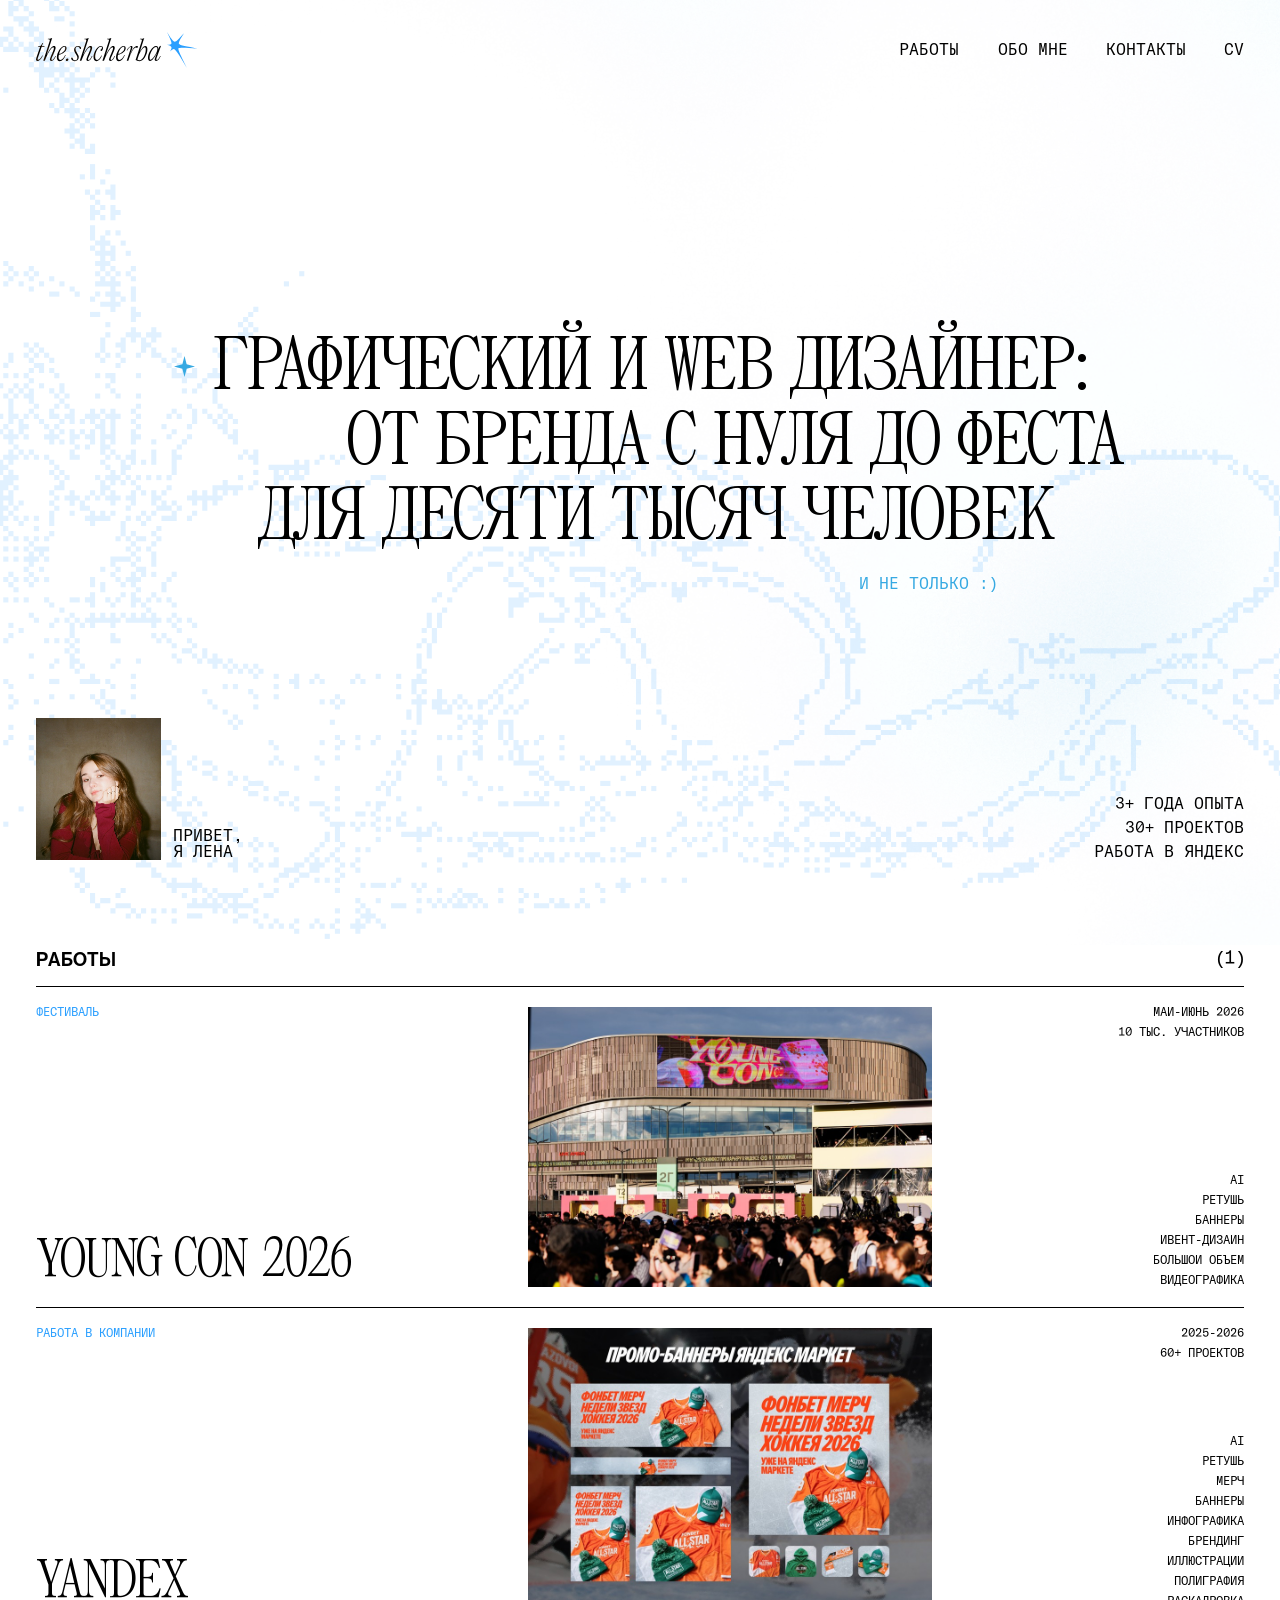
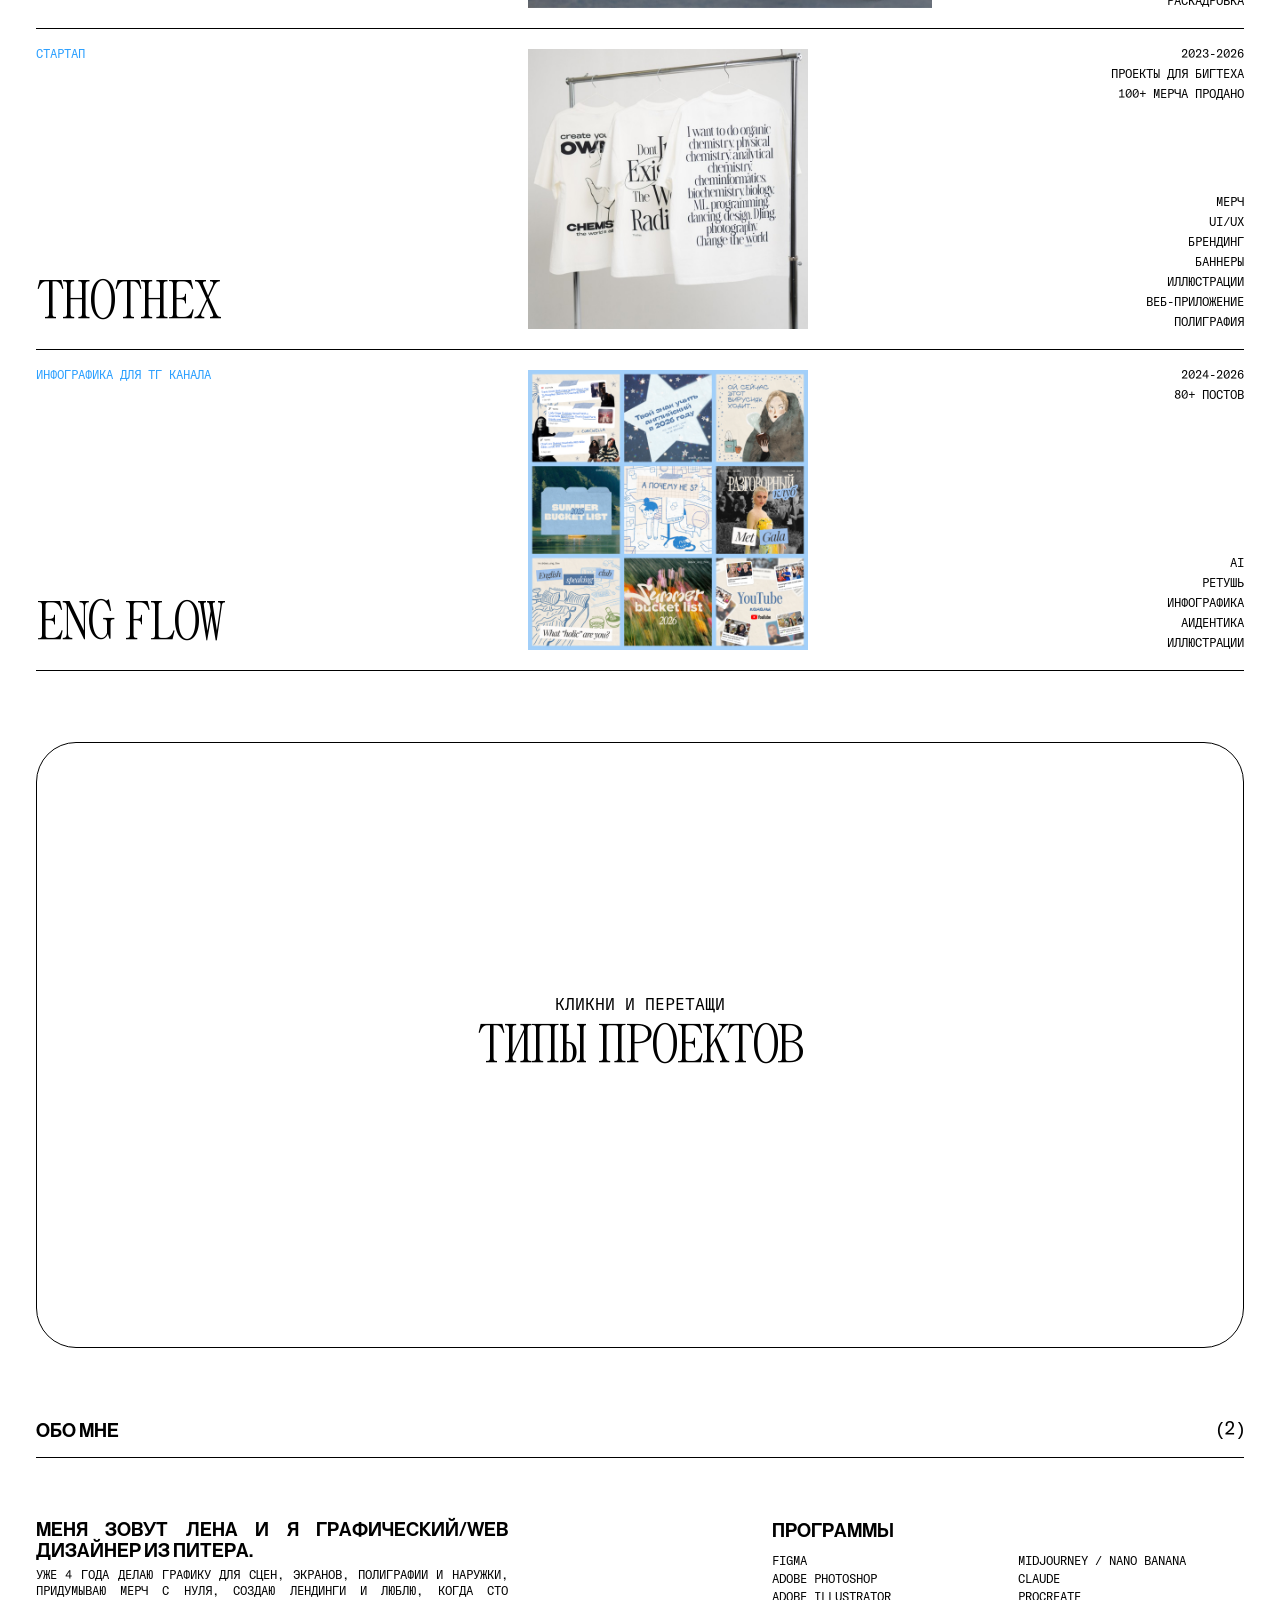
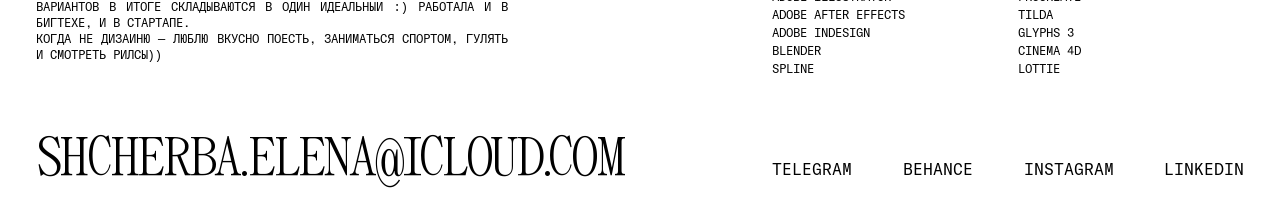
<file: index.html>
<!doctype html>
<html lang="ru">
  <head>
    <meta charset="UTF-8" />
    <meta name="viewport" content="width=device-width, initial-scale=1.0" />
    <title>the.shcherba — графический и web дизайнер</title>
    <link rel="icon" type="image/png" sizes="32x32" href="assets/favicon-32.png" />
    <link rel="apple-touch-icon" href="assets/apple-touch-icon.png" />
    <link rel="stylesheet" href="css/fonts.css" />
    <link rel="stylesheet" href="css/main.css" />
  </head>
  <body class="page-home">
    <!-- экран загрузки -->
    <div class="loading-screen" id="loading-screen" aria-hidden="true">
      <div class="loading-screen-inner">
        <img
          class="loading-screen-gif"
          src="assets/loading/happy-cat.gif"
          alt=""
        />
        <p class="loading-screen-text">Loading...</p>
      </div>
    </div>

    <!-- первый экран -->
    <section id="top" class="hero">
      <div class="hero-headline">
        <!-- текст для скринридеров (визуально он дублируется ниже) -->
        <h1 class="sr-only">
          Графический и web дизайнер: от бренда с нуля до феста для десяти тысяч
          человек, и не только :)
        </h1>
        <img
          class="hero-star"
          src="assets/figma/hero-star.svg"
          alt=""
          width="21"
          height="21"
        />
        <div class="hero-lines hero-lines--desktop" aria-hidden="true">
          <span class="hero-line">Графический И WEB дизайнер:</span>
          <span class="hero-line">от бренда с нуля до феста&nbsp;</span>
          <span class="hero-line">для десяти тысяч человек</span>
        </div>
        <div class="hero-lines hero-lines--mobile" aria-hidden="true">
          <span class="hero-line-m">Графический И WEB</span>
          <span class="hero-line-m">дизайнер: от бренда</span>
          <span class="hero-line-m">с нуля до феста</span>
          <span class="hero-line-m">для десяти тысяч</span>
          <span class="hero-line-m">человек</span>
        </div>
        <span class="hero-accent" aria-hidden="true"
          >и не только <span class="hero-accent-smiley">:)</span></span
        >
      </div>

      <div class="hero-bottom">
        <div class="hero-greeting">
          <div class="hero-photo">
            <img
              src="assets/photos/lena.jpg"
              alt="Лена"
              width="125"
              height="142"
            />
          </div>
          <p class="hero-greeting-text">
            Привет<span class="hero-greeting-text-comma">,</span><br />я Лена
          </p>
        </div>
        <ul class="hero-stats">
          <li>3+ года опыта</li>
          <li>30+ проектов</li>
          <li>Работа в Яндекс</li>
        </ul>
      </div>
    </section>

    <!-- работы -->
    <section id="works" class="works">
      <div class="section-header">
        <span class="section-label">работы</span>
        <span class="section-counter">(1)</span>
      </div>

      <a class="work-row" href="young-con">
        <div class="work-info">
          <span class="work-tag">фестиваль</span>
          <h3 class="work-title">
            Young Con <span class="work-number">2026</span>
          </h3>
        </div>
        <div class="work-image work-image--wide">
          <img src="assets/photos/works/young-con.jpg" alt="Young Con 2026" />
        </div>
        <div class="work-meta">
          <div class="work-facts">
            <span>май-июнь 2026</span>
            <span>10 тыс. участников</span>
          </div>
          <ul class="work-tags">
            <li>ai</li>
            <li>ретушь</li>
            <li>баннеры</li>
            <li>ивент-дизайн</li>
            <li>большой объем</li>
            <li>видеографика</li>
          </ul>
        </div>
      </a>

      <div class="work-divider"></div>

      <a class="work-row" href="yandex">
        <div class="work-info">
          <span class="work-tag">работа в компании</span>
          <h3 class="work-title">Yandex</h3>
        </div>
        <div class="work-image work-image--wide">
          <img src="assets/photos/works/yandex.jpg" alt="Yandex" />
        </div>
        <div class="work-meta">
          <div class="work-facts">
            <span>2025-2026</span>
            <span>60+ проектов</span>
          </div>
          <ul class="work-tags">
            <li>ai</li>
            <li>ретушь</li>
            <li>мерч</li>
            <li>баннеры</li>
            <li>инфографика</li>
            <li>брендинг</li>
            <li>иллюстрации</li>
            <li>полиграфия</li>
            <li>раскадровка</li>
          </ul>
        </div>
      </a>

      <div class="work-divider"></div>

      <a class="work-row" href="thothex">
        <div class="work-info">
          <span class="work-tag">стартап</span>
          <h3 class="work-title">Thothex</h3>
        </div>
        <div class="work-image work-image--square">
          <img src="assets/photos/works/thothex.jpg" alt="Thothex" />
        </div>
        <div class="work-meta">
          <div class="work-facts work-facts--split">
            <span>2023-2026</span>
            <span>проекты для бигтеха</span>
            <span>100+ мерча продано</span>
          </div>
          <ul class="work-tags">
            <li>мерч</li>
            <li>ui/ux</li>
            <li>брендинг</li>
            <li>баннеры</li>
            <li>иллюстрации</li>
            <li>веб-приложение</li>
            <li>полиграфия</li>
          </ul>
        </div>
      </a>

      <div class="work-divider"></div>

      <a class="work-row" href="eng-flow">
        <div class="work-info">
          <span class="work-tag">инфографика для тг канала</span>
          <h3 class="work-title">eng flow</h3>
        </div>
        <div class="work-image work-image--square">
          <img src="assets/photos/works/eng-flow.jpg" alt="eng flow" />
        </div>
        <div class="work-meta">
          <div class="work-facts">
            <span>2024-2026</span>
            <span>80+ постов</span>
          </div>
          <ul class="work-tags">
            <li>ai</li>
            <li>ретушь</li>
            <li>инфографика</li>
            <li>айдентика</li>
            <li>иллюстрации</li>
          </ul>
        </div>
      </a>

      <div class="work-divider"></div>
    </section>

    <!-- типы проектов / обо мне / контакты -->
    <div class="bottom-group">
      <section id="skills" class="skills">
        <div class="skills-canvas">
          <span class="skills-hint">кликни и перетащи</span>
          <h2 class="skills-title">Типы проектов</h2>
          <ul class="skills-balls">
            <li>полиграфия</li>
            <li>презентации</li>
            <li>лендинги</li>
            <li>айдентика</li>
            <li>3D</li>
            <li>моушн</li>
            <li>мерч</li>
            <li>ai</li>
            <li>баннеры</li>
            <li>ui/ux</li>
            <li>иллюстация</li>
            <li>инфографика</li>
            <li>ретушь</li>
          </ul>
        </div>
      </section>

      <section id="about" class="about">
        <div class="section-header">
          <span class="section-label">обо мне</span>
          <span class="section-counter">(2)</span>
        </div>
        <div class="about-body">
          <div class="about-text">
            <p class="about-intro">
              Меня зовут Лена и я графический/web дизайнер из Питера.
            </p>
            <p class="about-bio">
              уже 4 года делаю графику для сцен, экранов, полиграфии и наружки,
              придумываю мерч с нуля, создаю лендинги и люблю, когда сто
              вариантов в итоге складываются в один идеальный :) Работала и в
              бигтехе, и в стартапе.<br />Когда не дизайню — люблю вкусно
              поесть, заниматься спортом, гулять и смотреть рилсы))
            </p>
          </div>
          <div class="about-programs">
            <h4>программы</h4>
            <div class="about-programs-cols">
              <ul>
                <li>Figma</li>
                <li>Adobe Photoshop</li>
                <li>Adobe Illustrator</li>
                <li>Adobe After Effects</li>
                <li>Adobe InDesign</li>
                <li>Blender</li>
                <li>Spline</li>
              </ul>
              <ul>
                <li>Midjourney / nano banana</li>
                <li>Claude</li>
                <li>Procreate</li>
                <li>Tilda</li>
                <li>Glyphs 3</li>
                <li>Cinema 4D</li>
                <li>Lottie</li>
              </ul>
            </div>
          </div>
        </div>
      </section>

      <footer id="contacts" class="contacts">
        <a class="contacts-email" href="mailto:shcherba.elena@icloud.com"
          >shcherba.elena@icloud.com</a
        >
        <nav class="contacts-links">
          <a href="https://t.me/the_shcherba" target="_blank" rel="noopener"
            >telegram</a
          >
          <a
            href="https://www.behance.net/the_shcherba"
            target="_blank"
            rel="noopener"
            >behance</a
          >
          <a
            href="https://www.instagram.com/the.shcherba/"
            target="_blank"
            rel="noopener"
            >instagram</a
          >
          <a
            href="https://www.linkedin.com/in/the-shcherba/"
            target="_blank"
            rel="noopener"
            >linkedin</a
          >
        </nav>
      </footer>
    </div>

    <!-- хедер намеренно в конце <body>: без z-index (ломает mix-blend-mode) он должен идти в разметке после секций с z-index — см. .hero-nav в main.css -->
    <header class="hero-nav">
      <a href="#top" class="logo">
        <img
          class="logo-text-img"
          src="assets/figma/logo-text.svg"
          alt="the.shcherba"
          width="125"
          height="24"
        />
        <img
          class="logo-star-img"
          src="assets/figma/logo-star.svg"
          alt=""
          width="31"
          height="36"
        />
      </a>
      <button type="button" class="nav-menu-toggle" aria-expanded="false">
        (меню)
      </button>
      <nav class="nav-links">
        <a href="#works">работы</a>
        <a href="#about">обо мне</a>
        <a href="#contacts">контакты</a>
        <a href="https://drive.google.com/file/d/1vy9nY-pAg7K8HJmanTaUSOFqLMZZrRD-/view?usp=sharing" class="cv-link" target="_blank" rel="noopener">cv</a>
      </nav>
    </header>

    <script src="js/vendor/lenis.min.js"></script>
    <script src="js/smooth-scroll.js"></script>
    <script src="js/loader.js"></script>
    <script src="js/background.js"></script>
    <script src="js/nav.js"></script>
    <script src="js/cursor.js"></script>
    <script src="js/skills-balls.js"></script>
  </body>
</html>
</file>
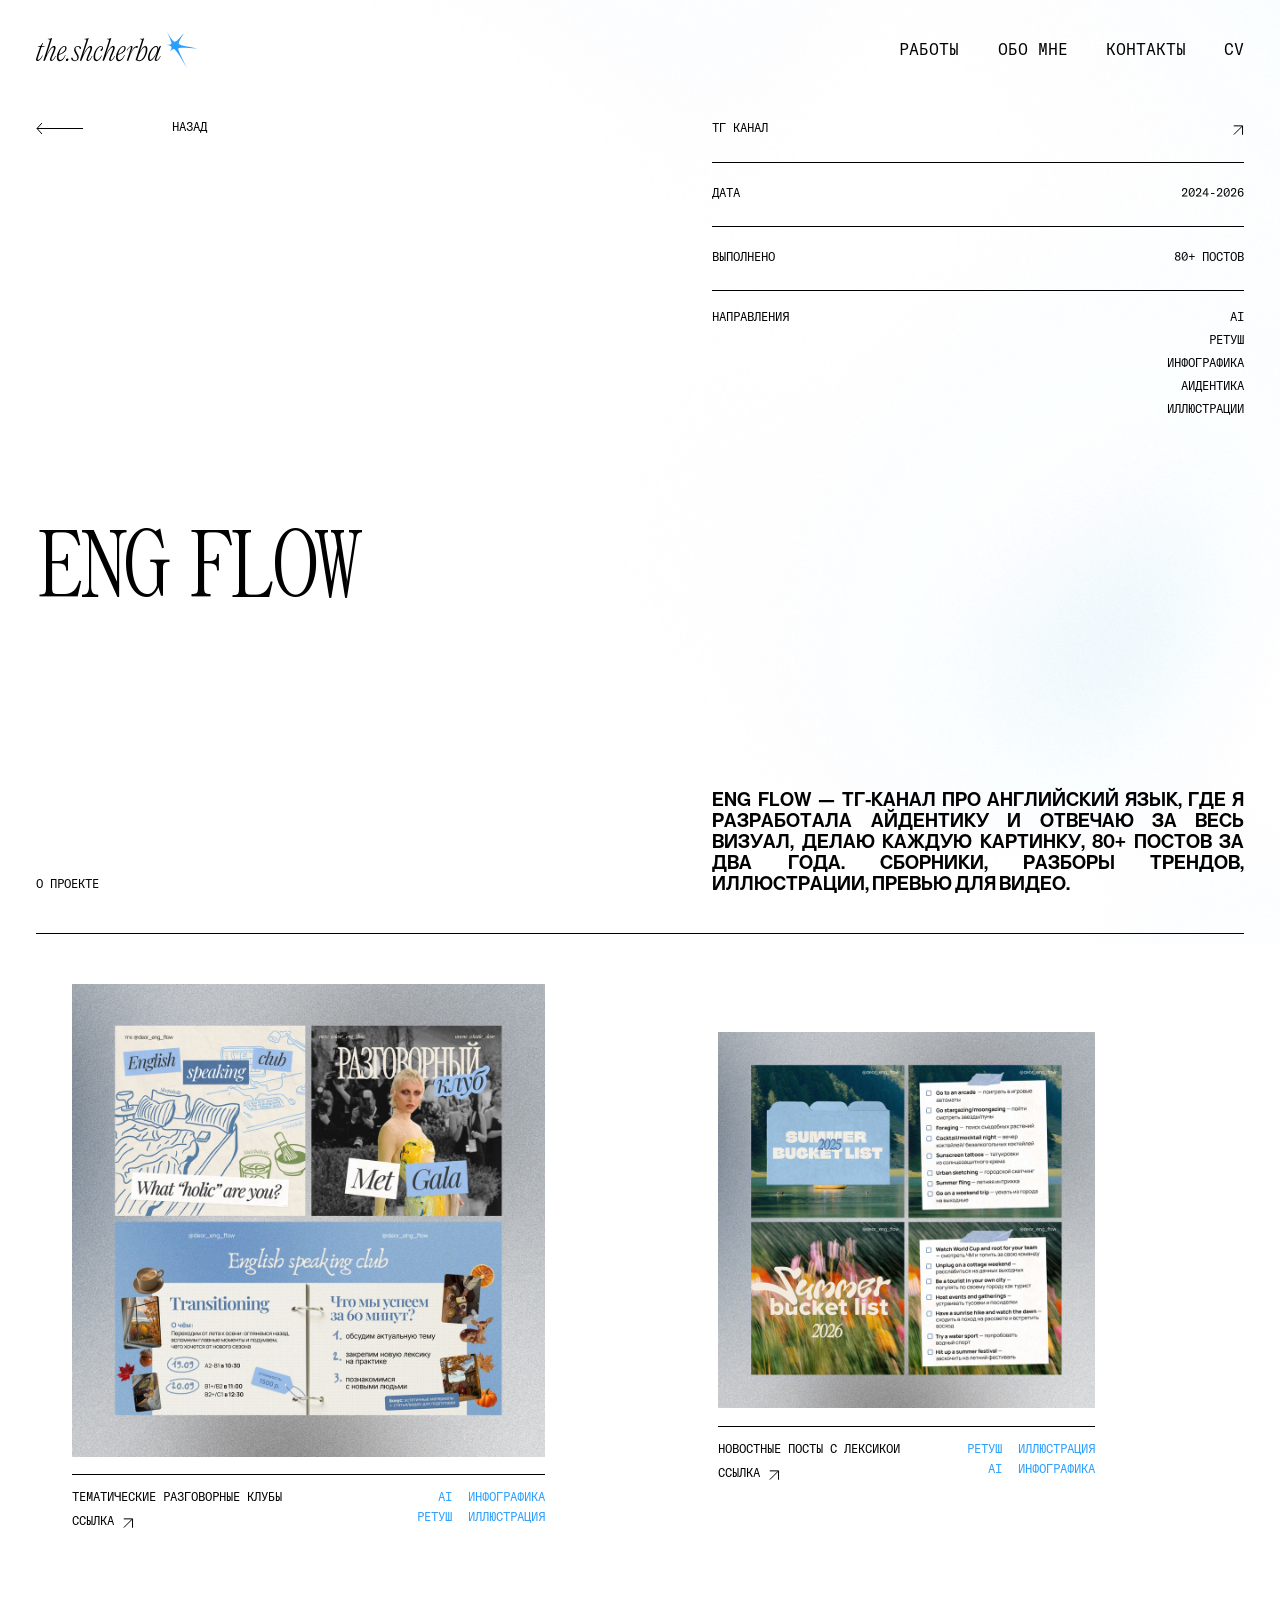
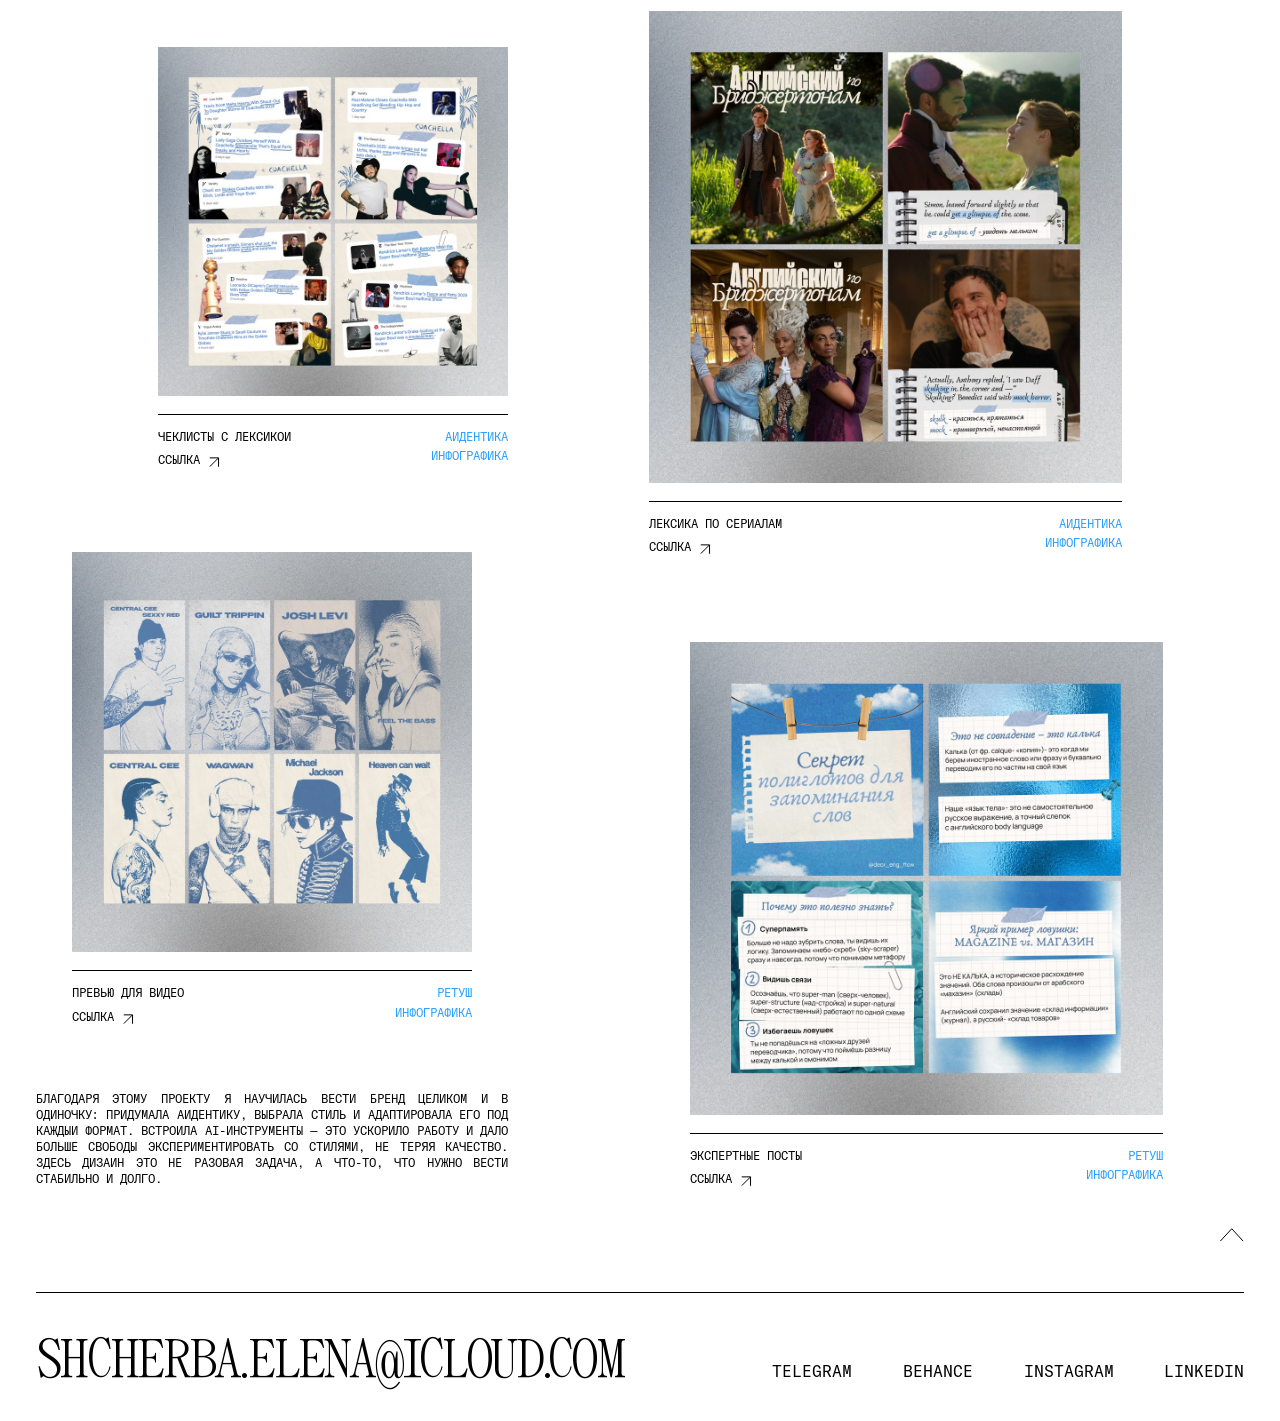
<file: eng-flow.html>
<!doctype html>
<html lang="ru">
  <head>
    <meta charset="UTF-8" />
    <meta name="viewport" content="width=device-width, initial-scale=1.0" />
    <title>eng flow — the.shcherba</title>
    <link rel="icon" type="image/png" sizes="32x32" href="assets/favicon-32.png" />
    <link rel="apple-touch-icon" href="assets/apple-touch-icon.png" />
    <link rel="stylesheet" href="css/fonts.css" />
    <link rel="stylesheet" href="css/main.css" />
    <link rel="stylesheet" href="css/case.css" />
  </head>
  <body>
    <div class="case-wrap case-wrap--eng-flow">
      <div class="case-top">
        <a href="./" class="case-back">
          <img
            src="assets/figma/icon-back-wide.svg"
            alt=""
            width="47"
            height="13"
          />
          <span>назад</span>
        </a>

        <div class="case-facts">
          <div class="case-facts-row case-facts-row--first">
            <a href="https://t.me/deor_eng_flow" target="_blank" rel="noopener"
              >тг канал</a
            >
            <a
              class="case-facts-arrow"
              href="https://t.me/deor_eng_flow"
              target="_blank"
              rel="noopener"
            >
              <img src="assets/figma/icon-arrow-back.svg" alt="" />
            </a>
          </div>
          <div class="case-facts-row">
            <span>дата</span>
            <span>2024-2026</span>
          </div>
          <div class="case-facts-row">
            <span>выполнено</span>
            <span>80+ постов</span>
          </div>
          <div class="case-facts-row case-facts-tags">
            <span>направления</span>
            <ul>
              <li>ai</li>
              <li>ретуш</li>
              <li>инфографика</li>
              <li>айдентика</li>
              <li>иллюстрации</li>
            </ul>
          </div>
        </div>
      </div>

      <h1 class="case-title">
        <span class="case-title-main">eng flow</span>
      </h1>

      <div class="case-about">
        <span class="case-about-label">о проекте</span>
        <p class="case-about-text">
          ENG FLOW — тг-канал про английский язык, где я разработала айдентику и
          отвечаю за весь визуал, делаю каждую картинку, 80+ постов за два года.
          сборники, разборы трендов, иллюстрации, превью для видео.
        </p>
      </div>

      <div class="case-canvas case-canvas--eng-flow">
        <!-- тематические разговорные клубы -->
        <div class="case-card-group">
          <div
            class="case-photo"
            style="left: 3.015%; top: 0%; width: 39.118%; height: 25.7%"
          >
            <img
              src="assets/photos/eng-flow/clubs.jpg"
              alt="Разговорные клубы ENG FLOW"
            />
          </div>
          <div
            class="case-card-meta"
            style="left: 3.015%; top: 26.618%; width: 39.118%"
          >
            <div class="case-card-divider"></div>
            <div class="case-card-row case-card-row--tags-top">
              <div class="case-card-title">
                тематические разговорные клубы
                <a
                  class="case-card-link"
                  href="https://t.me/deor_eng_flow/382"
                  target="_blank"
                  rel="noopener"
                >
                  <span>ссылка</span>
                  <img src="assets/figma/icon-arrow-back.svg" alt="" />
                </a>
              </div>
              <div class="case-card-tags">
                <div class="case-card-tag-group">
                  <span>ai</span><span>ретуш</span>
                </div>
                <div class="case-card-tag-group">
                  <span>инфографика</span><span>иллюстрация</span>
                </div>
              </div>
            </div>
          </div>
        </div>

        <!-- новостные посты с лексикой -->
        <div class="case-card-group">
          <div
            class="case-photo"
            style="left: 56.471%; top: 2.56%; width: 31.176%; height: 20.483%"
          >
            <img
              src="assets/photos/eng-flow/news.jpg"
              alt="Новостные посты с лексикой ENG FLOW"
            />
          </div>
          <div
            class="case-card-meta"
            style="left: 56.471%; top: 24.01%; width: 31.176%"
          >
            <div class="case-card-divider"></div>
            <div class="case-card-row">
              <div class="case-card-title">
                новостные посты с лексикой
                <a
                  class="case-card-link"
                  href="https://t.me/deor_eng_flow/250"
                  target="_blank"
                  rel="noopener"
                >
                  <span>ссылка</span>
                  <img src="assets/figma/icon-arrow-back.svg" alt="" />
                </a>
              </div>
              <div class="case-card-tags">
                <div class="case-card-tag-group">
                  <span>ретуш</span><span>ai</span>
                </div>
                <div class="case-card-tag-group">
                  <span>иллюстрация</span><span>инфографика</span>
                </div>
              </div>
            </div>
          </div>
        </div>

        <!-- чеклисты с лексикой -->
        <div class="case-card-group">
          <div
            class="case-photo"
            style="left: 10.147%; top: 35.99%; width: 28.971%; height: 18.986%"
          >
            <img
              src="assets/photos/eng-flow/checklists.jpg"
              alt="Чеклисты с лексикой ENG FLOW"
            />
          </div>
          <div
            class="case-card-meta"
            style="left: 10.147%; top: 55.942%; width: 28.971%"
          >
            <div class="case-card-divider"></div>
            <div class="case-card-row">
              <div class="case-card-title">
                чеклисты с лексикой
                <a class="case-card-link" href="#">
                  <span>ссылка</span>
                  <img src="assets/figma/icon-arrow-back.svg" alt="" />
                </a>
              </div>
              <div class="case-card-tags">
                <div class="case-card-tag-group">
                  <span>айдентика</span><span>инфографика</span>
                </div>
              </div>
            </div>
          </div>
        </div>

        <!-- лексика по сериалам -->
        <div class="case-card-group">
          <div
            class="case-photo"
            style="left: 50.735%; top: 34.058%; width: 39.118%; height: 25.652%"
          >
            <img
              src="assets/photos/eng-flow/series.jpg"
              alt="Лексика по сериалам ENG FLOW"
            />
          </div>
          <div
            class="case-card-meta"
            style="left: 50.735%; top: 60.676%; width: 39.118%"
          >
            <div class="case-card-divider"></div>
            <div class="case-card-row">
              <div class="case-card-title">
                лексика по сериалам
                <a class="case-card-link" href="#">
                  <span>ссылка</span>
                  <img src="assets/figma/icon-arrow-back.svg" alt="" />
                </a>
              </div>
              <div class="case-card-tags">
                <div class="case-card-tag-group">
                  <span>айдентика</span><span>инфографика</span>
                </div>
              </div>
            </div>
          </div>
        </div>

        <!-- превью для видео -->
        <div class="case-card-group">
          <div
            class="case-photo"
            style="left: 3.015%; top: 63.478%; width: 33.088%; height: 21.739%"
          >
            <img
              src="assets/photos/eng-flow/video-preview.jpg"
              alt="Превью для видео ENG FLOW"
            />
          </div>
          <div
            class="case-card-meta"
            style="left: 3.015%; top: 86.184%; width: 33.088%"
          >
            <div class="case-card-divider"></div>
            <div class="case-card-row">
              <div class="case-card-title">
                превью для видео
                <a class="case-card-link" href="#">
                  <span>ссылка</span>
                  <img src="assets/figma/icon-arrow-back.svg" alt="" />
                </a>
              </div>
              <div class="case-card-tags">
                <div class="case-card-tag-group">
                  <span>ретуш</span><span>инфографика</span>
                </div>
              </div>
            </div>
          </div>
        </div>

        <!-- экспертные посты -->
        <div class="case-card-group">
          <div
            class="case-photo"
            style="left: 54.118%; top: 68.357%; width: 39.118%; height: 25.7%"
          >
            <img
              src="assets/photos/eng-flow/expert.jpg"
              alt="Экспертные посты ENG FLOW"
            />
          </div>
          <div
            class="case-card-meta"
            style="left: 54.118%; top: 95.024%; width: 39.118%"
          >
            <div class="case-card-divider"></div>
            <div class="case-card-row">
              <div class="case-card-title">
                экспертные посты
                <a class="case-card-link" href="#">
                  <span>ссылка</span>
                  <img src="assets/figma/icon-arrow-back.svg" alt="" />
                </a>
              </div>
              <div class="case-card-tags">
                <div class="case-card-tag-group">
                  <span>ретуш</span><span>инфографика</span>
                </div>
              </div>
            </div>
          </div>
        </div>
      </div>

      <div class="case-outro-note">
        <p class="case-outro-text case-outro-text--eng-flow">
          благодаря этому проекту я научилась вести бренд целиком и в одиночку:
          придумала айдентику, выбрала стиль и адаптировала его под каждый
          формат. встроила AI-инструменты — это ускорило работу и дало больше
          свободы экспериментировать со стилями, не теряя качество. здесь дизайн
          это не разовая задача, а что-то, что нужно вести стабильно и долго.
        </p>
        <a href="#top" aria-label="наверх">
          <img class="case-totop" src="assets/figma/icon-totop.svg" alt="" />
        </a>
      </div>
    </div>

    <div class="case-footer-wrap">
      <div
        class="bg-black"
        style="height: 1px; background: #000; width: 100%"
      ></div>
      <footer id="contacts" class="contacts">
        <a class="contacts-email" href="mailto:shcherba.elena@icloud.com"
          >shcherba.elena@icloud.com</a
        >
        <nav class="contacts-links">
          <a href="https://t.me/the_shcherba" target="_blank" rel="noopener"
            >telegram</a
          >
          <a
            href="https://www.behance.net/the_shcherba"
            target="_blank"
            rel="noopener"
            >behance</a
          >
          <a
            href="https://www.instagram.com/the.shcherba/"
            target="_blank"
            rel="noopener"
            >instagram</a
          >
          <a
            href="https://www.linkedin.com/in/the-shcherba/"
            target="_blank"
            rel="noopener"
            >linkedin</a
          >
        </nav>
      </footer>
    </div>

    <!-- хедер намеренно в конце <body>: без z-index (ломает mix-blend-mode) он должен идти в разметке после секций с z-index — см. .hero-nav в main.css -->
    <header class="hero-nav">
      <a href="./#top" class="logo">
        <img
          class="logo-text-img"
          src="assets/figma/logo-text.svg"
          alt="the.shcherba"
          width="125"
          height="24"
        />
        <img
          class="logo-star-img"
          src="assets/figma/logo-star.svg"
          alt=""
          width="31"
          height="36"
        />
      </a>
      <button type="button" class="nav-menu-toggle" aria-expanded="false">
        (меню)
      </button>
      <nav class="nav-links">
        <a href="./#works">работы</a>
        <a href="./#about">обо мне</a>
        <a href="./#contacts">контакты</a>
        <a href="https://drive.google.com/file/d/1vy9nY-pAg7K8HJmanTaUSOFqLMZZrRD-/view?usp=sharing" class="cv-link" target="_blank" rel="noopener">cv</a>
      </nav>
    </header>

    <script src="js/vendor/lenis.min.js"></script>
    <script src="js/smooth-scroll.js"></script>
    <script src="js/background.js"></script>
    <script src="js/nav.js"></script>
    <script src="js/cursor.js"></script>
    <script src="js/case-cards.js"></script>
  </body>
</html>
</file>
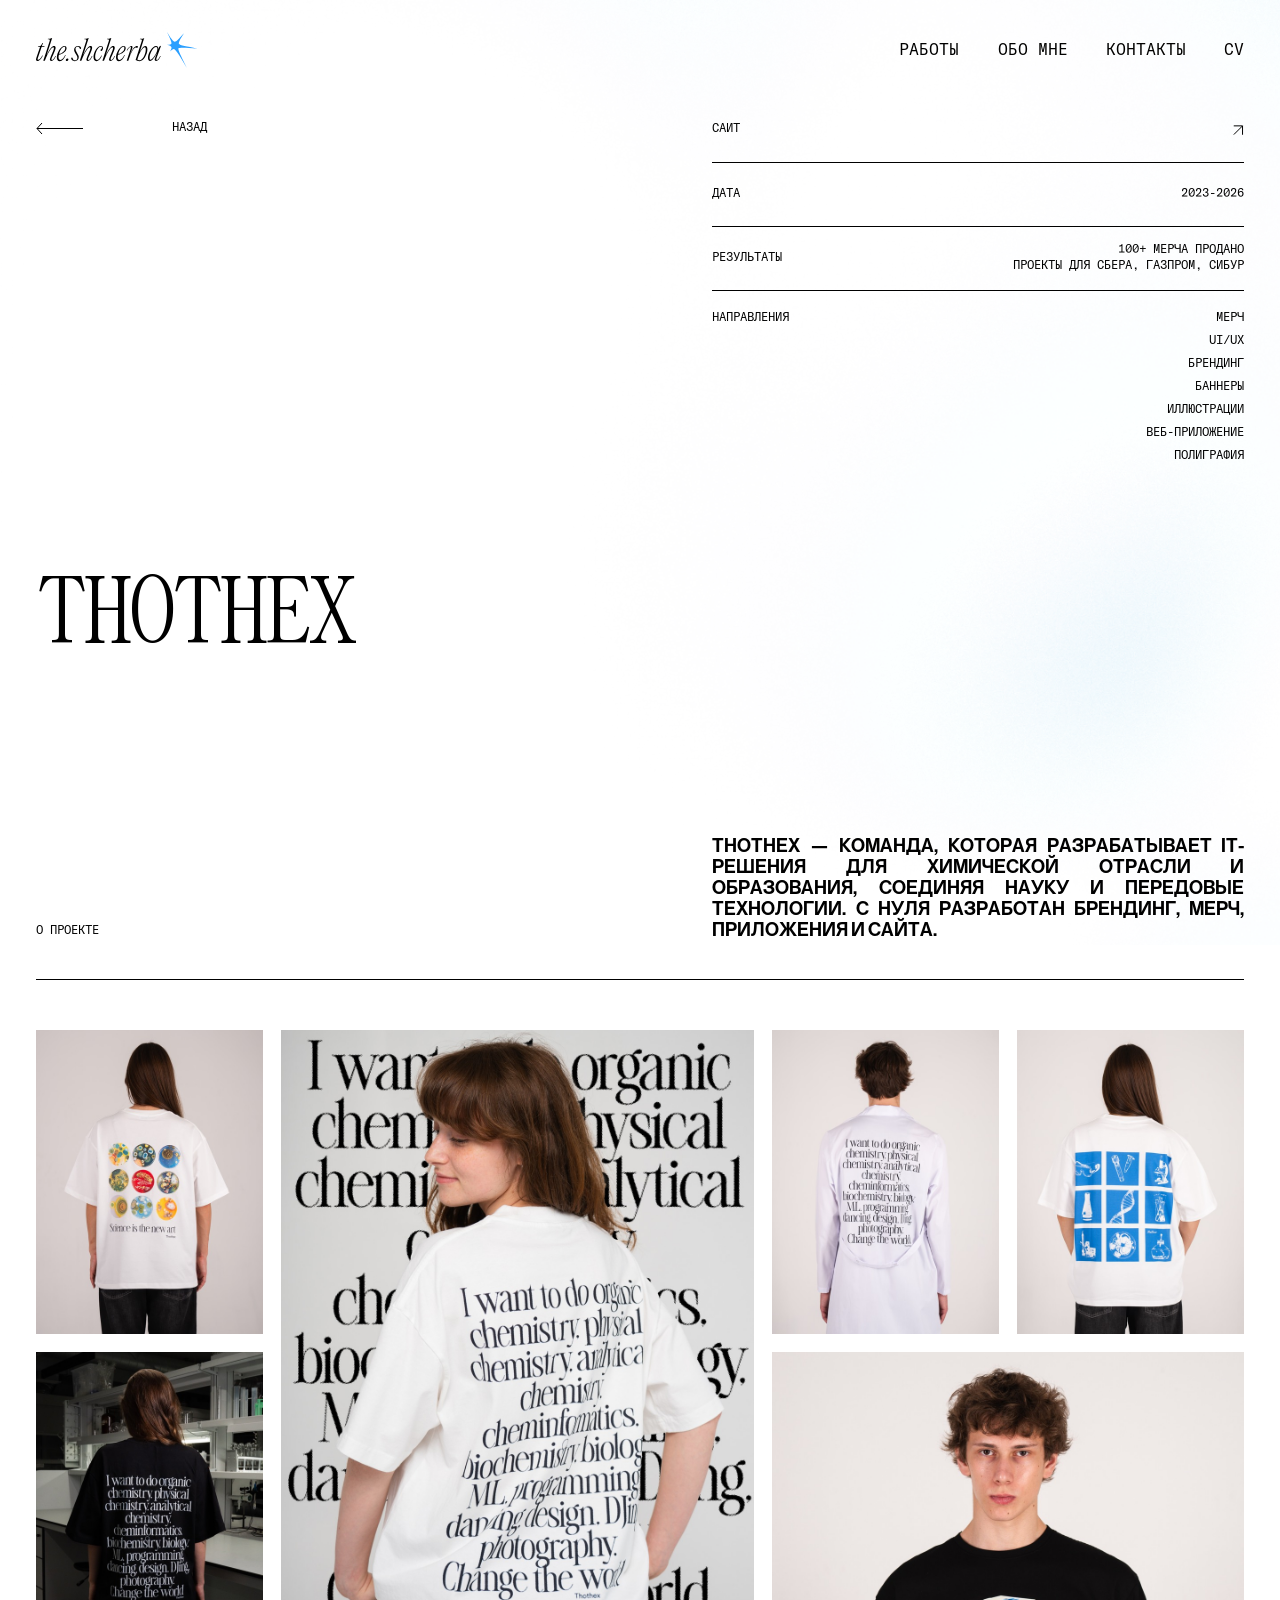
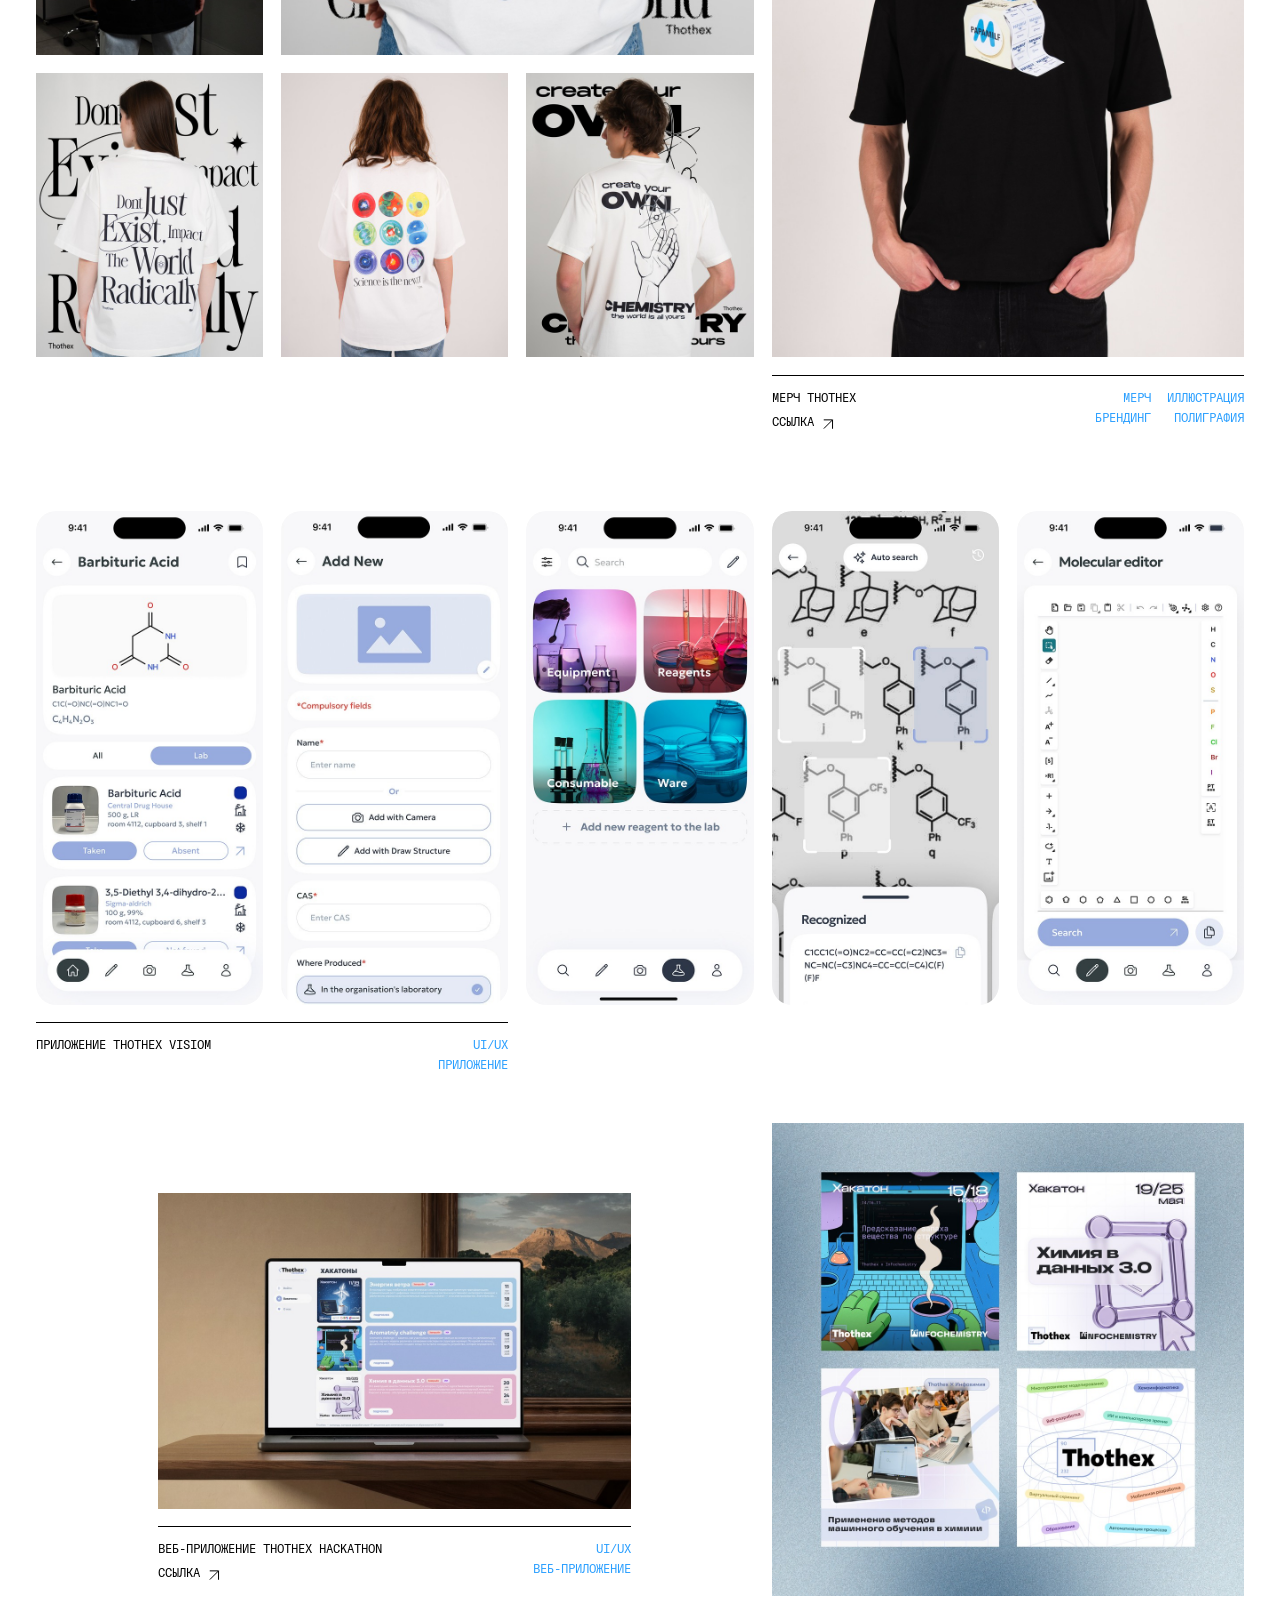
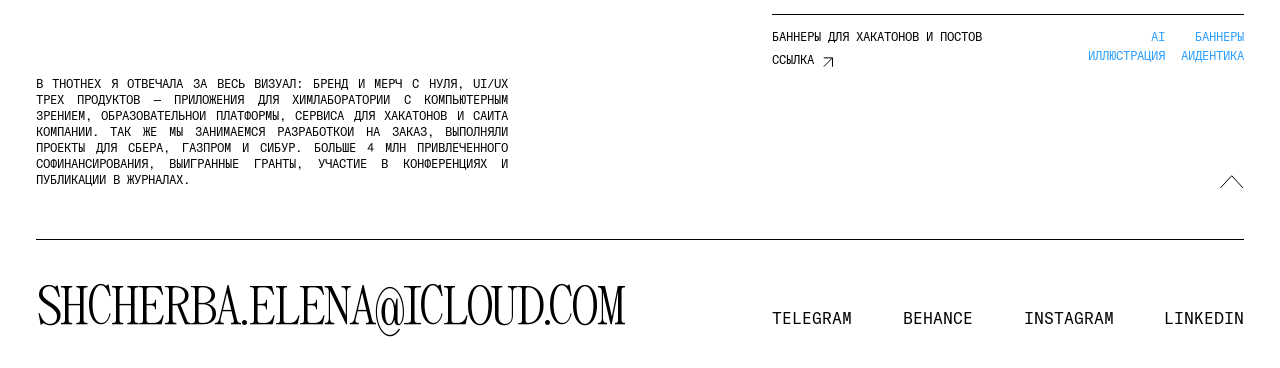
<file: thothex.html>
<!doctype html>
<html lang="ru">
  <head>
    <meta charset="UTF-8" />
    <meta name="viewport" content="width=device-width, initial-scale=1.0" />
    <title>Thothex — the.shcherba</title>
    <link rel="icon" type="image/png" sizes="32x32" href="assets/favicon-32.png" />
    <link rel="apple-touch-icon" href="assets/apple-touch-icon.png" />
    <link rel="stylesheet" href="css/fonts.css" />
    <link rel="stylesheet" href="css/main.css" />
    <link rel="stylesheet" href="css/case.css" />
  </head>
  <body>
    <div class="case-wrap case-wrap--thothex">
      <div class="case-top">
        <a href="./" class="case-back">
          <img
            src="assets/figma/icon-back-wide.svg"
            alt=""
            width="47"
            height="13"
          />
          <span>назад</span>
        </a>

        <div class="case-facts">
          <div class="case-facts-row case-facts-row--first">
            <a href="https://thothex.com" target="_blank" rel="noopener"
              >сайт</a
            >
            <a
              class="case-facts-arrow"
              href="https://thothex.com"
              target="_blank"
              rel="noopener"
            >
              <img src="assets/figma/icon-arrow-back.svg" alt="" />
            </a>
          </div>
          <div class="case-facts-row">
            <span>дата</span>
            <span>2023-2026</span>
          </div>
          <div class="case-facts-row">
            <span>результаты</span>
            <span class="case-facts-value-multi"
              >100+ мерча продано<br />проекты для СБЕРа, Газпром, Сибур</span
            >
          </div>
          <div class="case-facts-row case-facts-tags">
            <span>направления</span>
            <ul>
              <li>Мерч</li>
              <li>ui/ux</li>
              <li>Брендинг</li>
              <li>Баннеры</li>
              <li>иллюстрации</li>
              <li>веб-приложение</li>
              <li>Полиграфия</li>
            </ul>
          </div>
        </div>
      </div>

      <h1 class="case-title">
        <span class="case-title-main">Thothex</span>
      </h1>

      <div class="case-about">
        <span class="case-about-label">о проекте</span>
        <p class="case-about-text">
          Thothex — команда, которая разрабатывает ІТ-решения для химической
          отрасли и образования, соединяя науку и передовые технологии. с нуля
          разработан брендинг, мерч, приложения и сайта.
        </p>
      </div>

      <div class="case-canvas case-canvas--thothex">
        <!-- мудборд мерча -->
        <div class="case-card-group case-card-group--gallery">
          <div class="case-merch-gallery">
            <div class="case-merch-row case-merch-row--2">
              <div
                class="case-photo"
                style="left: 0%; top: 0%; width: 18.824%; height: 12.981%"
              >
                <img
                  src="assets/photos/thothex/tile-1.jpg"
                  alt="Thothex — мудборд мерча"
                />
              </div>
              <div
                class="case-photo"
                style="left: 20.294%; top: 0%; width: 39.118%; height: 26.76%"
              >
                <img
                  src="assets/photos/thothex/tile-2-big.jpg"
                  alt="Thothex — мерч с принтом «I want to do organic chemistry»"
                />
              </div>
            </div>

            <div class="case-merch-row case-merch-row--3">
              <div
                class="case-photo"
                style="left: 60.882%; top: 0%; width: 18.824%; height: 12.981%"
              >
                <img
                  src="assets/photos/thothex/tile-4.jpg"
                  alt="Thothex — мудборд мерча"
                />
              </div>
              <div
                class="case-photo"
                style="left: 0%; top: 13.765%; width: 18.824%; height: 12.981%"
              >
                <img
                  src="assets/photos/thothex/tile-5.jpg"
                  alt="Thothex — мудборд мерча"
                />
              </div>
              <div
                class="case-photo"
                style="left: 81.176%; top: 0%; width: 18.824%; height: 12.981%"
              >
                <img
                  src="assets/photos/thothex/tile-3.jpg"
                  alt="Thothex — мудборд мерча"
                />
              </div>
            </div>

            <div class="case-merch-row case-merch-row--2">
              <div
                class="case-photo"
                style="
                  left: 60.882%;
                  top: 13.765%;
                  width: 39.118%;
                  height: 25.923%;
                "
              >
                <img
                  src="assets/photos/thothex/merch-thothex.jpg"
                  alt="Мерч thothex — дизайн футболок"
                />
              </div>
              <div
                class="case-photo"
                style="
                  left: 20.294%;
                  top: 27.51%;
                  width: 18.824%;
                  height: 12.181%;
                "
              >
                <img
                  src="assets/photos/thothex/tile-7.jpg"
                  alt="Thothex — мерч «Science is the new art»"
                />
              </div>
            </div>

            <div class="case-merch-row case-merch-row--2 case-merch-row--tall">
              <div
                class="case-photo"
                style="left: 0%; top: 27.51%; width: 18.824%; height: 12.181%"
              >
                <img
                  src="assets/photos/thothex/tile-6.jpg"
                  alt="Thothex — мудборд мерча"
                />
              </div>
              <div
                class="case-photo"
                style="
                  left: 40.588%;
                  top: 27.51%;
                  width: 18.824%;
                  height: 12.181%;
                "
              >
                <img
                  src="assets/photos/thothex/tile-8.jpg"
                  alt="Thothex — мудборд мерча"
                />
              </div>
            </div>
          </div>
          <div
            class="case-card-meta"
            style="left: 60.882%; top: 40.465%; width: 39.118%"
          >
            <div class="case-card-divider"></div>
            <div class="case-card-row">
              <div class="case-card-title">
                мерч thothex
                <a
                  class="case-card-link"
                  href="https://store.thothex.com"
                  target="_blank"
                  rel="noopener"
                >
                  <span>ссылка</span>
                  <img src="assets/figma/icon-arrow-back.svg" alt="" />
                </a>
              </div>
              <div class="case-card-tags">
                <div class="case-card-tag-group">
                  <span>мерч</span><span>брендинг</span>
                </div>
                <div class="case-card-tag-group">
                  <span>иллюстрация</span><span>полиграфия</span>
                </div>
              </div>
            </div>
          </div>
        </div>

        <!-- приложение Thothex visiom (app-5 скрыт на мобильном) -->
        <div class="case-card-group case-card-group--gallery">
          <div class="case-merch-gallery case-merch-gallery--visiom">
            <div class="case-merch-row case-merch-row--2">
              <div
                class="case-photo case-photo--rounded"
                style="left: 0%; top: 46.297%; width: 18.824%; height: 21.127%"
              >
                <img
                  src="assets/photos/thothex/app-1.jpg"
                  alt="Thothex visiom — карточка реагента"
                />
              </div>
              <div
                class="case-photo case-photo--rounded"
                style="
                  left: 20.294%;
                  top: 46.297%;
                  width: 18.824%;
                  height: 21.127%;
                "
              >
                <img
                  src="assets/photos/thothex/app-2.jpg"
                  alt="Thothex visiom — добавление реагента"
                />
              </div>
            </div>
            <div class="case-merch-row case-merch-row--2">
              <div
                class="case-photo case-photo--rounded"
                style="
                  left: 40.588%;
                  top: 46.297%;
                  width: 18.824%;
                  height: 21.127%;
                "
              >
                <img
                  src="assets/photos/thothex/app-3.jpg"
                  alt="Thothex visiom — категории лаборатории"
                />
              </div>
              <div
                class="case-photo case-photo--rounded"
                style="
                  left: 60.882%;
                  top: 46.297%;
                  width: 18.824%;
                  height: 21.127%;
                "
              >
                <img
                  src="assets/photos/thothex/app-4.jpg"
                  alt="Thothex visiom — распознавание структуры"
                />
              </div>
            </div>
          </div>
          <div
            class="case-photo case-photo--rounded case-mobile-hide"
            style="left: 81.176%; top: 46.297%; width: 18.824%; height: 21.127%"
          >
            <img
              src="assets/photos/thothex/app-5.jpg"
              alt="Thothex visiom — молекулярный редактор"
            />
          </div>
          <div
            class="case-card-meta"
            style="left: 0%; top: 68.177%; width: 39.118%"
          >
            <div class="case-card-divider"></div>
            <div class="case-card-row">
              <div class="case-card-title">приложение Thothex visiom</div>
              <div class="case-card-tags">
                <div class="case-card-tag-group">
                  <span>ui/ux</span><span>приложение</span>
                </div>
              </div>
            </div>
          </div>
        </div>

        <!-- веб-приложение Thothex Hackathon -->
        <div class="case-card-group">
          <div
            class="case-photo"
            style="left: 10.147%; top: 75.484%; width: 39.118%; height: 13.514%"
          >
            <img
              src="assets/photos/thothex/hackathon-web.jpg"
              alt="Thothex Hackathon — веб-приложение"
            />
          </div>
          <div
            class="case-card-meta"
            style="left: 10.147%; top: 89.76%; width: 39.118%"
          >
            <div class="case-card-divider"></div>
            <div class="case-card-row case-card-row--tags-top">
              <div class="case-card-title">
                веб-приложение Thothex Hackathon
                <a
                  class="case-card-link"
                  href="https://thothex.com"
                  target="_blank"
                  rel="noopener"
                >
                  <span>ссылка</span>
                  <img src="assets/figma/icon-arrow-back.svg" alt="" />
                </a>
              </div>
              <div class="case-card-tags">
                <div class="case-card-tag-group">
                  <span>ui/ux</span><span>веб-приложение</span>
                </div>
              </div>
            </div>
          </div>
        </div>

        <!-- баннеры для хакатонов и постов -->
        <div class="case-card-group">
          <div
            class="case-photo"
            style="left: 60.882%; top: 72.493%; width: 39.118%; height: 20.251%"
          >
            <img
              src="assets/photos/thothex/hackathon-banners.jpg"
              alt="Thothex — баннеры для хакатонов и постов"
            />
          </div>
          <div
            class="case-card-meta"
            style="left: 60.882%; top: 93.51%; width: 39.118%"
          >
            <div class="case-card-divider"></div>
            <div class="case-card-row case-card-row--tags-top">
              <div class="case-card-title">
                баннеры для хакатонов и постов
                <a
                  class="case-card-link"
                  href="https://t.me/thothex_team"
                  target="_blank"
                  rel="noopener"
                >
                  <span>ссылка</span>
                  <img src="assets/figma/icon-arrow-back.svg" alt="" />
                </a>
              </div>
              <div class="case-card-tags">
                <div class="case-card-tag-group">
                  <span>ai</span><span>иллюстрация</span>
                </div>
                <div class="case-card-tag-group">
                  <span>баннеры</span><span>айдентика</span>
                </div>
              </div>
            </div>
          </div>
        </div>
      </div>

      <div class="case-outro-note">
        <p class="case-outro-text case-outro-text--thothex">
          В Thothex я отвечала за весь визуал: бренд и мерч с нуля, UI/UX трёх
          продуктов — приложения для химлабораторий с компьютерным зрением,
          образовательной платформы, сервиса для хакатонов и сайта компании. Так
          же мы занимаемся разработкой на заказ, выполняли проекты для СБЕРа,
          Газпром и Сибур. больше 4 млн привлечённого софинансирования,
          выигранные гранты, участие в конференциях и публикации в журналах.
        </p>
        <a href="#top" aria-label="наверх">
          <img class="case-totop" src="assets/figma/icon-totop.svg" alt="" />
        </a>
      </div>
    </div>

    <div class="case-footer-wrap">
      <div
        class="bg-black"
        style="height: 1px; background: #000; width: 100%"
      ></div>
      <footer id="contacts" class="contacts">
        <a class="contacts-email" href="mailto:shcherba.elena@icloud.com"
          >shcherba.elena@icloud.com</a
        >
        <nav class="contacts-links">
          <a href="https://t.me/the_shcherba" target="_blank" rel="noopener"
            >telegram</a
          >
          <a
            href="https://www.behance.net/the_shcherba"
            target="_blank"
            rel="noopener"
            >behance</a
          >
          <a
            href="https://www.instagram.com/the.shcherba/"
            target="_blank"
            rel="noopener"
            >instagram</a
          >
          <a
            href="https://www.linkedin.com/in/the-shcherba/"
            target="_blank"
            rel="noopener"
            >linkedin</a
          >
        </nav>
      </footer>
    </div>

    <!-- хедер намеренно в конце <body>: без z-index (ломает mix-blend-mode) он должен идти в разметке после секций с z-index — см. .hero-nav в main.css -->
    <header class="hero-nav">
      <a href="./#top" class="logo">
        <img
          class="logo-text-img"
          src="assets/figma/logo-text.svg"
          alt="the.shcherba"
          width="125"
          height="24"
        />
        <img
          class="logo-star-img"
          src="assets/figma/logo-star.svg"
          alt=""
          width="31"
          height="36"
        />
      </a>
      <button type="button" class="nav-menu-toggle" aria-expanded="false">
        (меню)
      </button>
      <nav class="nav-links">
        <a href="./#works">работы</a>
        <a href="./#about">обо мне</a>
        <a href="./#contacts">контакты</a>
        <a href="https://drive.google.com/file/d/1vy9nY-pAg7K8HJmanTaUSOFqLMZZrRD-/view?usp=sharing" class="cv-link" target="_blank" rel="noopener">cv</a>
      </nav>
    </header>

    <script src="js/vendor/lenis.min.js"></script>
    <script src="js/smooth-scroll.js"></script>
    <script src="js/background.js"></script>
    <script src="js/nav.js"></script>
    <script src="js/cursor.js"></script>
    <script src="js/case-cards.js"></script>
  </body>
</html>
</file>
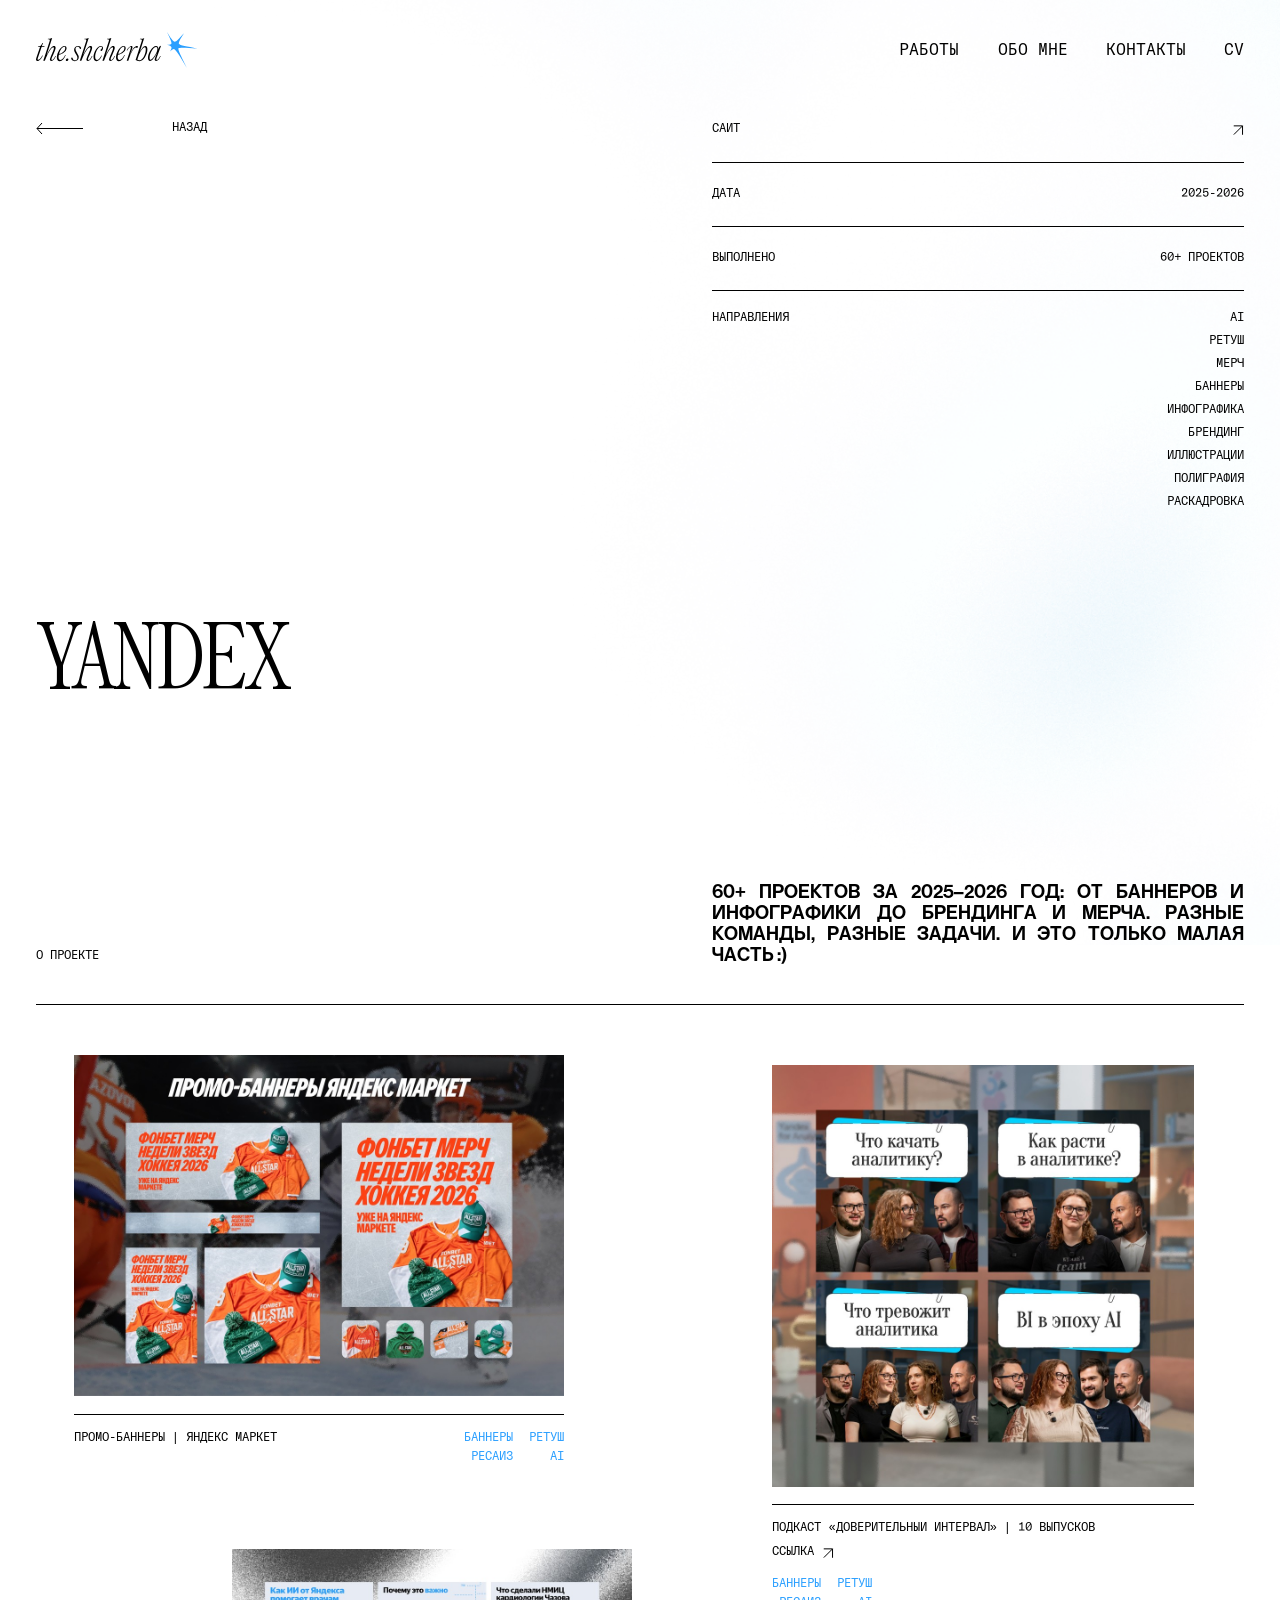
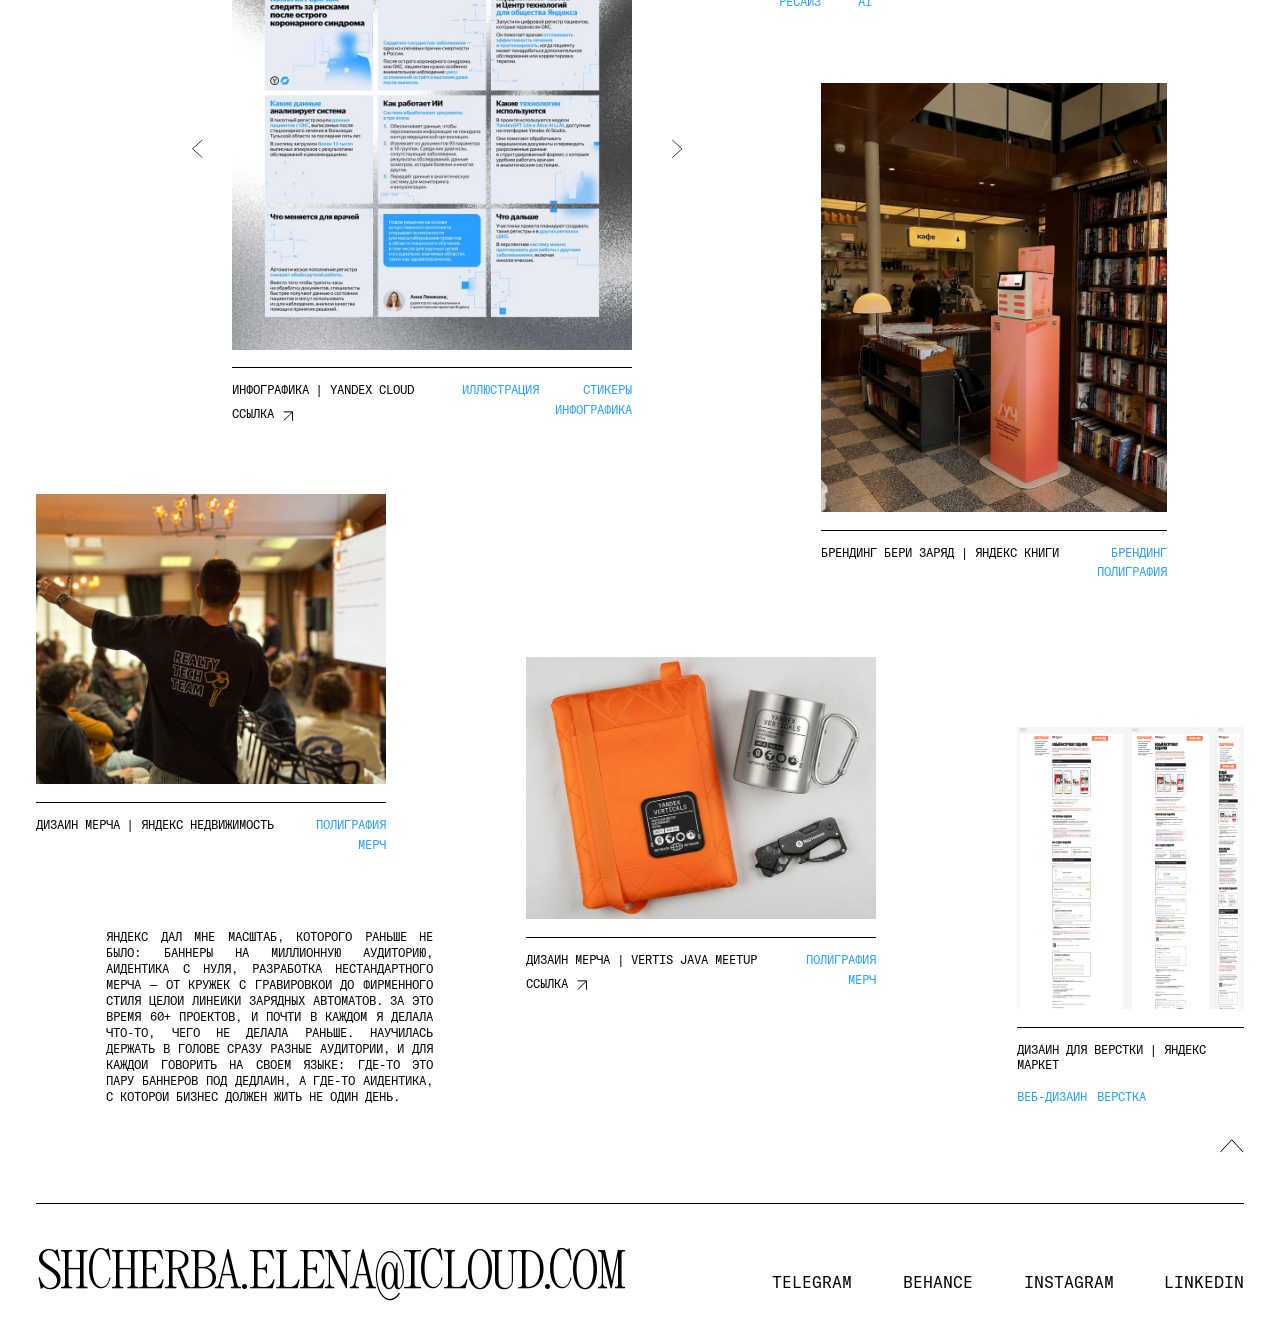
<file: yandex.html>
<!doctype html>
<html lang="ru">
  <head>
    <meta charset="UTF-8" />
    <meta name="viewport" content="width=device-width, initial-scale=1.0" />
    <title>Yandex — the.shcherba</title>
    <link rel="icon" type="image/png" sizes="32x32" href="assets/favicon-32.png" />
    <link rel="apple-touch-icon" href="assets/apple-touch-icon.png" />
    <link rel="stylesheet" href="css/fonts.css" />
    <link rel="stylesheet" href="css/main.css" />
    <link rel="stylesheet" href="css/case.css" />
  </head>
  <body>
    <div class="case-wrap case-wrap--yandex">
      <div class="case-top">
        <a href="./" class="case-back">
          <img
            src="assets/figma/icon-back-wide.svg"
            alt=""
            width="47"
            height="13"
          />
          <span>назад</span>
        </a>

        <div class="case-facts">
          <div class="case-facts-row case-facts-row--first">
            <a href="https://yandex.ru/company" target="_blank" rel="noopener"
              >сайт</a
            >
            <a
              class="case-facts-arrow"
              href="https://yandex.ru/company"
              target="_blank"
              rel="noopener"
            >
              <img src="assets/figma/icon-arrow-back.svg" alt="" />
            </a>
          </div>
          <div class="case-facts-row">
            <span>дата</span>
            <span>2025-2026</span>
          </div>
          <div class="case-facts-row">
            <span>выполнено</span>
            <span>60+ проектов</span>
          </div>
          <div class="case-facts-row case-facts-tags">
            <span>направления</span>
            <ul>
              <li>ai</li>
              <li>ретуш</li>
              <li>мерч</li>
              <li>баннеры</li>
              <li>инфографика</li>
              <li>брендинг</li>
              <li>иллюстрации</li>
              <li>полиграфия</li>
              <li>раскадровка</li>
            </ul>
          </div>
        </div>
      </div>

      <h1 class="case-title">
        <span class="case-title-main">Yandex</span>
      </h1>

      <div class="case-about">
        <span class="case-about-label">о проекте</span>
        <p class="case-about-text">
          60+ проектов за 2025–2026 год: от баннеров и инфографики до брендинга
          и мерча. Разные команды, разные задачи. и это только малая часть :)
        </p>
      </div>

      <div class="case-canvas case-canvas--yandex">

        <!-- Промо-баннеры | Яндекс Маркет -->
        <div class="case-card-group">
          <div
            class="case-photo"
            style="left: 3.162%; top: 0%; width: 40.588%; height: 20.453%"
          >
            <img
              src="assets/photos/yandex/promo-banners.jpg"
              alt="Промо-баннеры для Яндекс Маркета"
            />
          </div>
          <div
            class="case-card-meta"
            style="left: 3.162%; top: 21.521%; width: 40.588%"
          >
            <div class="case-card-divider"></div>
            <div class="case-card-row">
              <div class="case-card-title">Промо-баннеры | Яндекс Маркет</div>
              <div class="case-card-tags">
                <div class="case-card-tag-group">
                  <span>баннеры</span><span>ресайз</span>
                </div>
                <div class="case-card-tag-group">
                  <span>ретуш</span><span>ai</span>
                </div>
              </div>
            </div>
          </div>
        </div>

        <!-- Подкаст «Доверительный интервал» -->
        <div class="case-card-group">
          <div
            class="case-photo"
            style="left: 60.956%; top: 0.587%; width: 34.853%; height: 25.307%"
          >
            <img
              src="assets/photos/yandex/podcast.jpg"
              alt="Подкаст «Доверительный интервал»"
            />
          </div>
          <div
            class="case-card-meta"
            style="left: 60.956%; top: 26.962%; width: 34.853%"
          >
            <div class="case-card-divider"></div>
            <div class="case-card-row case-card-row--wide">
              <div class="case-card-title">
                Подкаст «Доверительный интервал» | 10 выпусков
                <a
                  class="case-card-link"
                  href="https://vkvideo.ru/playlist/-17796776_108"
                  target="_blank"
                  rel="noopener"
                >
                  <span>ссылка</span>
                  <img src="assets/figma/icon-arrow-back.svg" alt="" />
                </a>
              </div>
              <div class="case-card-tags">
                <div class="case-card-tag-group">
                  <span>баннеры</span><span>ресайз</span>
                </div>
                <div class="case-card-tag-group">
                  <span>ретуш</span><span>ai</span>
                </div>
              </div>
            </div>
          </div>
        </div>

        <!-- Инфографика | Yandex Cloud — карусель из 4 слайдов -->
        <div class="case-card-group">
          <div
            class="case-photo case-carousel"
            id="cloud-carousel"
            style="left: 16.216%; top: 29.632%; width: 33.162%; height: 24.079%"
          >
            <img
              data-slide="0"
              class="active"
              src="assets/photos/yandex/cloud-1.jpg"
              alt="Инфографика Yandex Cloud — как ИИ помогает врачам"
            />
            <img
              data-slide="1"
              src="assets/photos/yandex/cloud-2.jpg"
              alt="Инфографика Yandex Cloud — вебинары в августе"
            />
            <img
              data-slide="2"
              src="assets/photos/yandex/cloud-3.jpg"
              alt="Инфографика Yandex Cloud — ЦИПР-2026"
            />
            <img
              data-slide="3"
              src="assets/photos/yandex/cloud-4.jpg"
              alt="Инфографика Yandex Cloud — мероприятия"
            />
          </div>
          <button
            class="case-carousel-arrow case-carousel-prev"
            data-dir="-1"
            aria-label="предыдущий слайд"
            style="left: 12.967%; top: 41.073%; width: 0.908%; height: 1.215%"
          >
            <img src="assets/figma/icon-chevron-left.svg" alt="" />
          </button>
          <button
            class="case-carousel-arrow case-carousel-next"
            data-dir="1"
            aria-label="следующий слайд"
            style="left: 52.621%; top: 41.073%; width: 0.908%; height: 1.215%"
          >
            <img src="assets/figma/icon-chevron-right.svg" alt="" />
          </button>
          <div
            class="case-card-meta"
            style="left: 16.216%; top: 54.778%; width: 33.162%"
          >
            <div class="case-card-divider"></div>
            <div class="case-card-row">
              <div class="case-card-title">
                Инфографика | Yandex Cloud
                <a
                  class="case-card-link"
                  href="https://t.me/yandexcloudnews/3264"
                  target="_blank"
                  rel="noopener"
                >
                  <span>ссылка</span>
                  <img src="assets/figma/icon-arrow-back.svg" alt="" />
                </a>
              </div>
              <div class="case-card-tags case-card-tags--rows">
                <div class="case-card-tag-single">иллюстрация</div>
                <div class="case-card-tag-group case-card-tag-group--flat">
                  <span>стикеры</span><span>инфографика</span>
                </div>
              </div>
            </div>
          </div>
        </div>

        <!-- Брендинг Бери Заряд | яндекс книги -->
        <div class="case-card-group">
          <div
            class="case-photo"
            style="left: 64.963%; top: 37.682%; width: 28.603%; height: 25.787%"
          >
            <img
              src="assets/photos/yandex/beri-zaryad.jpg"
              alt="Брендинг Бери Заряд для Яндекс Книг"
            />
          </div>
          <div
            class="case-card-meta"
            style="left: 64.963%; top: 64.537%; width: 28.603%"
          >
            <div class="case-card-divider"></div>
            <div class="case-card-row">
              <div class="case-card-title">
                Брендинг Бери Заряд | яндекс книги
              </div>
              <div class="case-card-tags">
                <div class="case-card-tag-group">
                  <span>брендинг</span><span>полиграфия</span>
                </div>
              </div>
            </div>
          </div>
        </div>

        <!-- Дизайн мерча | яндекс недвижимость -->
        <div class="case-card-group">
          <div
            class="case-photo"
            style="left: 0%; top: 62.36%; width: 28.971%; height: 17.466%"
          >
            <img
              src="assets/photos/yandex/nedvizhimost.jpg"
              alt="Дизайн мерча для Яндекс Недвижимости"
            />
          </div>
          <div
            class="case-card-meta"
            style="left: 0%; top: 80.894%; width: 28.971%"
          >
            <div class="case-card-divider"></div>
            <div class="case-card-row">
              <div class="case-card-title">
                Дизайн мерча | яндекс недвижимость
              </div>
              <div class="case-card-tags">
                <div class="case-card-tag-group">
                  <span>полиграфия</span><span>мерч</span>
                </div>
              </div>
            </div>
          </div>
        </div>

        <!-- Дизайн мерча | Vertis Java Meetup -->
        <div class="case-card-group">
          <div
            class="case-photo"
            style="left: 40.588%; top: 72.184%; width: 28.971%; height: 15.737%"
          >
            <img
              src="assets/photos/yandex/vertis-java.jpg"
              alt="Дизайн мерча для Vertis Java Meetup"
            />
          </div>
          <div
            class="case-card-meta"
            style="left: 40.588%; top: 88.988%; width: 28.971%"
          >
            <div class="case-card-divider"></div>
            <div class="case-card-row">
              <div class="case-card-title">
                Дизайн мерча | Vertis Java Meetup
                <a
                  class="case-card-link"
                  href="https://yandex.ru/project/verticals/vertis_java"
                  target="_blank"
                  rel="noopener"
                >
                  <span>ссылка</span>
                  <img src="assets/figma/icon-arrow-back.svg" alt="" />
                </a>
              </div>
              <div class="case-card-tags">
                <div class="case-card-tag-group">
                  <span>полиграфия</span><span>мерч</span>
                </div>
              </div>
            </div>
          </div>
        </div>

        <!-- Дизайн для верстки | Яндекс Маркет -->
        <div class="case-card-group">
          <div
            class="case-photo"
            style="left: 81.176%; top: 76.348%; width: 18.824%; height: 16.971%"
          >
            <img
              src="assets/photos/yandex/verstka.jpg"
              alt="Дизайн для верстки для Яндекс Маркета"
            />
          </div>
          <div
            class="case-card-meta"
            style="left: 81.176%; top: 94.387%; width: 18.824%"
          >
            <div class="case-card-divider"></div>
            <div class="case-card-row">
              <div class="case-card-title">
                Дизайн для верстки | Яндекс Маркет
              </div>
              <div class="case-card-tags">
                <div class="case-card-tag-group case-card-tag-group--row">
                  <span>веб-дизайн</span><span>верстка</span>
                </div>
              </div>
            </div>
          </div>
        </div>
      </div>

      <div class="case-outro-note">
        <p class="case-outro-text case-outro-text--yandex">
          Яндекс дал мне масштаб, которого раньше не было: баннеры на миллионную
          аудиторию, айдентика с нуля, разработка нестандартного мерча — от
          кружек с гравировкой до фирменного стиля целой линейки зарядных
          автоматов. за это время 60+ проектов, и почти в каждом я делала
          что-то, чего не делала раньше. Научилась держать в голове сразу разные
          аудитории, и для каждой говорить на своём языке: где-то это пару
          баннеров под дедлайн, а где-то айдентика, с которой бизнес должен жить
          не один день.
        </p>
        <a href="#top" aria-label="наверх">
          <img class="case-totop" src="assets/figma/icon-totop.svg" alt="" />
        </a>
      </div>
    </div>

    <div class="case-footer-wrap">
      <div
        class="bg-black"
        style="height: 1px; background: #000; width: 100%"
      ></div>
      <footer id="contacts" class="contacts">
        <a class="contacts-email" href="mailto:shcherba.elena@icloud.com"
          >shcherba.elena@icloud.com</a
        >
        <nav class="contacts-links">
          <a href="https://t.me/the_shcherba" target="_blank" rel="noopener"
            >telegram</a
          >
          <a
            href="https://www.behance.net/the_shcherba"
            target="_blank"
            rel="noopener"
            >behance</a
          >
          <a
            href="https://www.instagram.com/the.shcherba/"
            target="_blank"
            rel="noopener"
            >instagram</a
          >
          <a
            href="https://www.linkedin.com/in/the-shcherba/"
            target="_blank"
            rel="noopener"
            >linkedin</a
          >
        </nav>
      </footer>
    </div>

    <script>
      (function () {
        var wrap = document.getElementById("cloud-carousel");
        if (!wrap) return;
        var slides = wrap.querySelectorAll("img[data-slide]");
        var idx = 0;
        // dir: 1 — «вперёд» (новый слайд въезжает справа, старый уходит влево), -1 — наоборот.
        // transform ставим с "important" — иначе на мобильном его перебивают !important из case.css.
        function show(i, dir) {
          var next = (i + slides.length) % slides.length;
          if (next === idx) return;
          var incoming = slides[next];
          var outgoing = slides[idx];
          incoming.style.transition = "none";
          incoming.style.setProperty("transform", "translateX(" + dir * 100 + "%)", "important");
          incoming.offsetWidth; // принудительный пересчёт — стартовая позиция применится до анимации
          incoming.style.transition = "";
          incoming.style.removeProperty("transform");
          outgoing.style.setProperty("transform", "translateX(" + -dir * 100 + "%)", "important");
          idx = next;
          slides.forEach(function (img, n) {
            img.classList.toggle("active", n === idx);
          });
        }
        document
          .querySelectorAll(".case-carousel-arrow")
          .forEach(function (btn) {
            btn.addEventListener("click", function (e) {
              e.preventDefault();
              var dir = parseInt(btn.dataset.dir, 10);
              show(idx + dir, dir);
            });
          });
      })();
    </script>

    <!-- хедер намеренно в конце <body>: без z-index (ломает mix-blend-mode) он должен идти в разметке после секций с z-index — см. .hero-nav в main.css -->
    <header class="hero-nav">
      <a href="./#top" class="logo">
        <img
          class="logo-text-img"
          src="assets/figma/logo-text.svg"
          alt="the.shcherba"
          width="125"
          height="24"
        />
        <img
          class="logo-star-img"
          src="assets/figma/logo-star.svg"
          alt=""
          width="31"
          height="36"
        />
      </a>
      <button type="button" class="nav-menu-toggle" aria-expanded="false">
        (меню)
      </button>
      <nav class="nav-links">
        <a href="./#works">работы</a>
        <a href="./#about">обо мне</a>
        <a href="./#contacts">контакты</a>
        <a href="https://drive.google.com/file/d/1vy9nY-pAg7K8HJmanTaUSOFqLMZZrRD-/view?usp=sharing" class="cv-link" target="_blank" rel="noopener">cv</a>
      </nav>
    </header>

    <script src="js/vendor/lenis.min.js"></script>
    <script src="js/smooth-scroll.js"></script>
    <script src="js/background.js"></script>
    <script src="js/nav.js"></script>
    <script src="js/cursor.js"></script>
    <script src="js/case-cards.js"></script>
  </body>
</html>
</file>
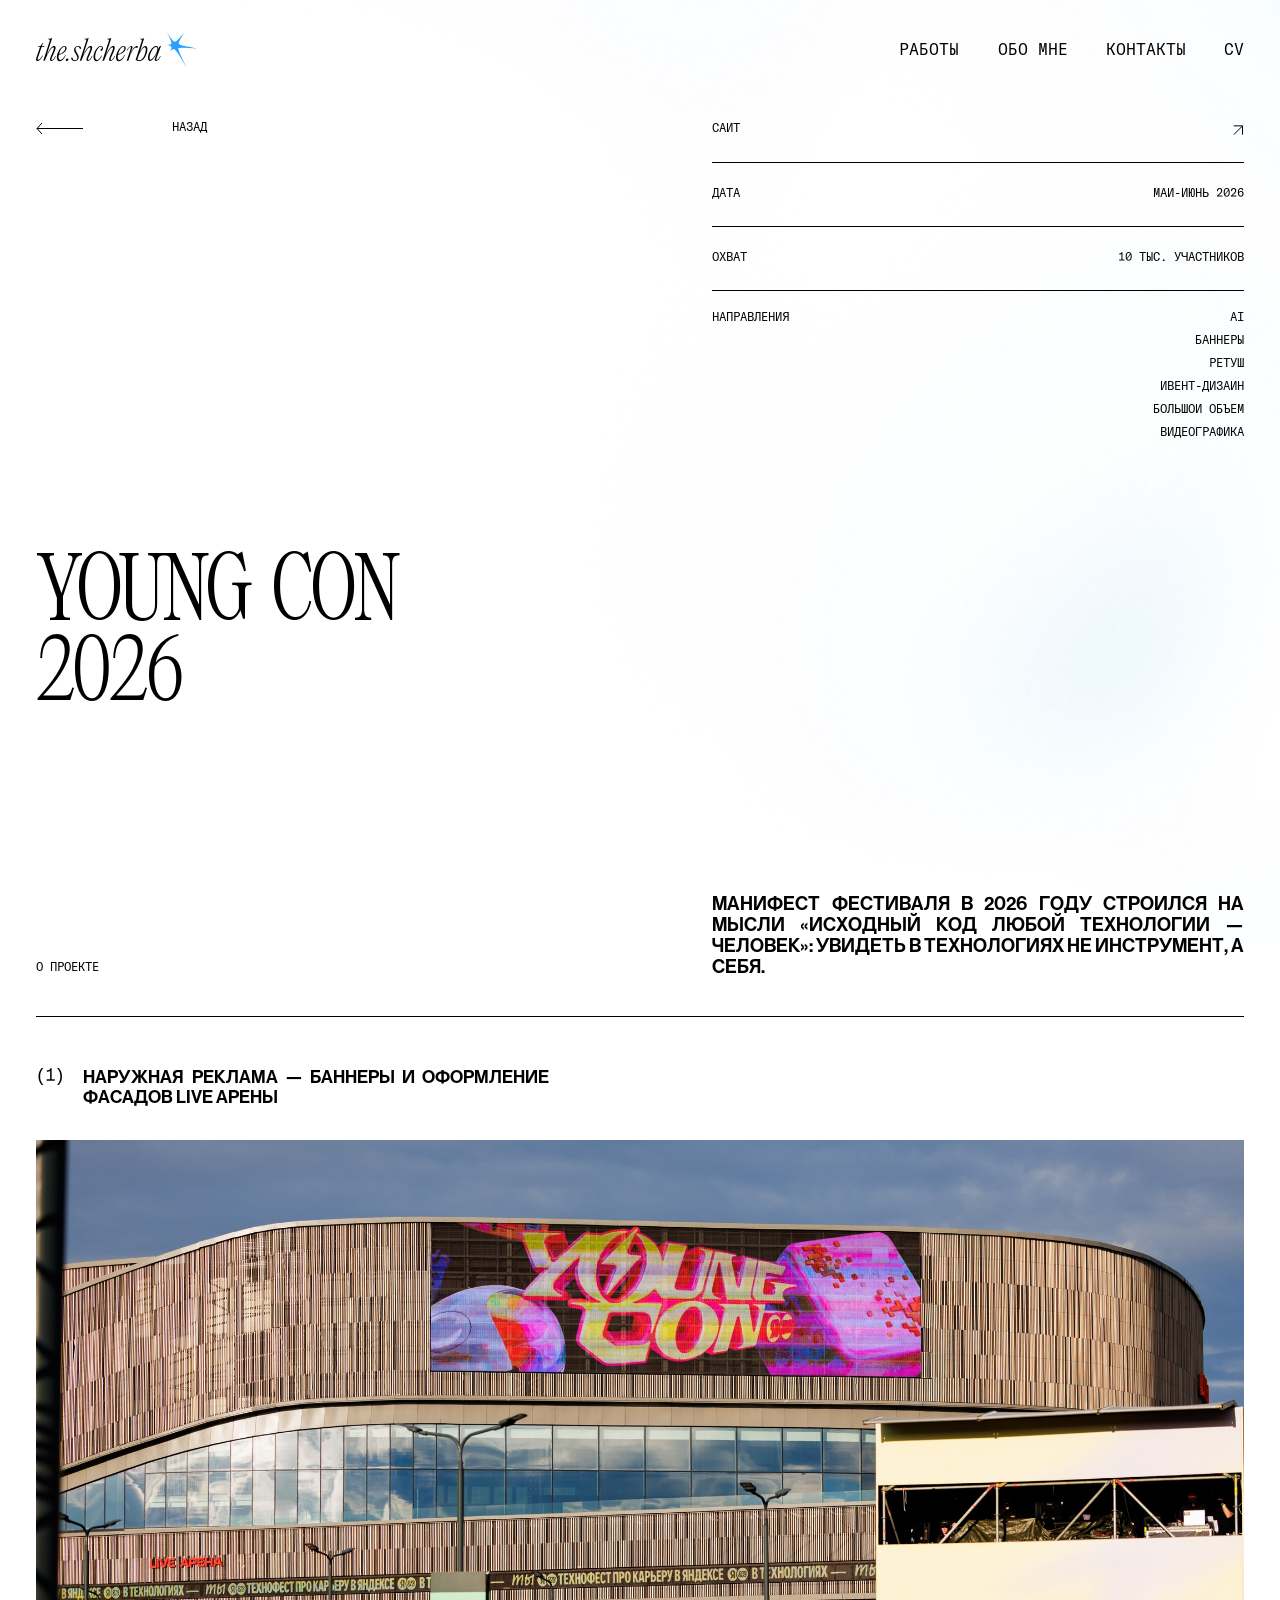
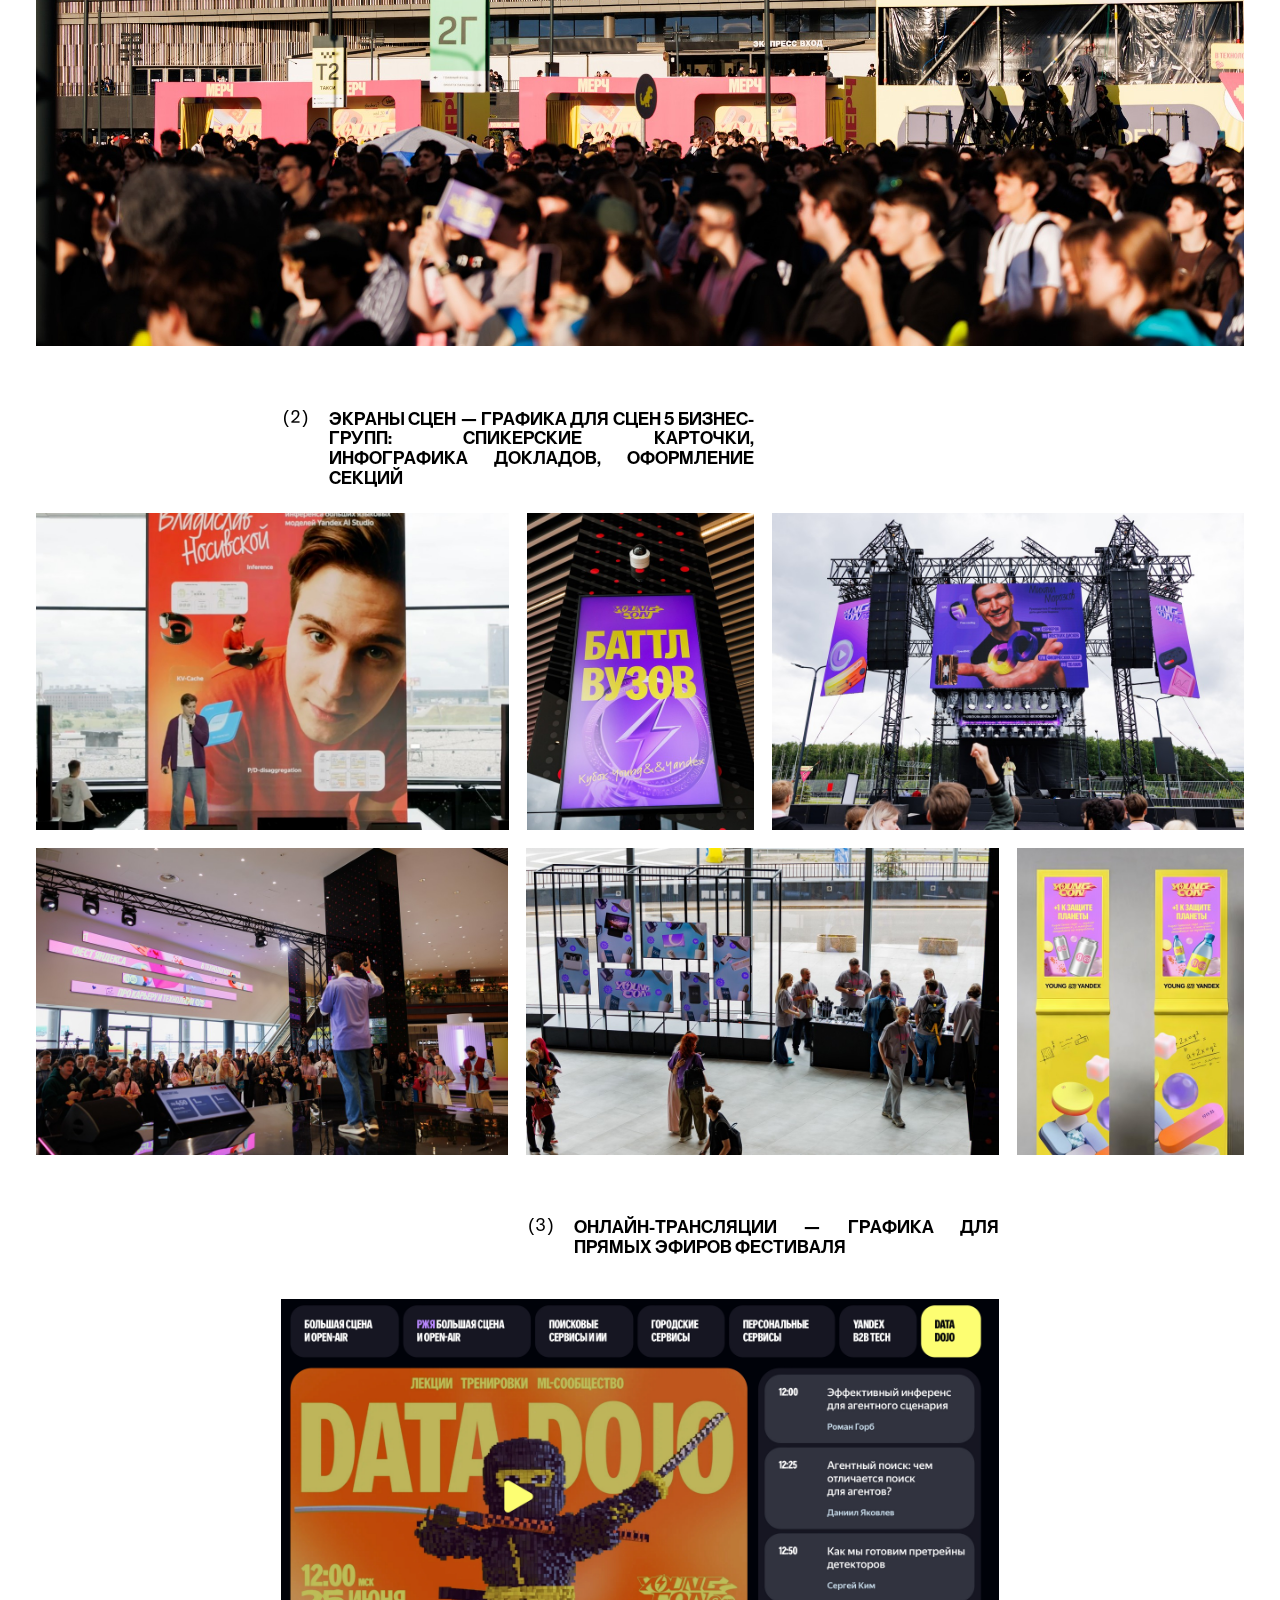
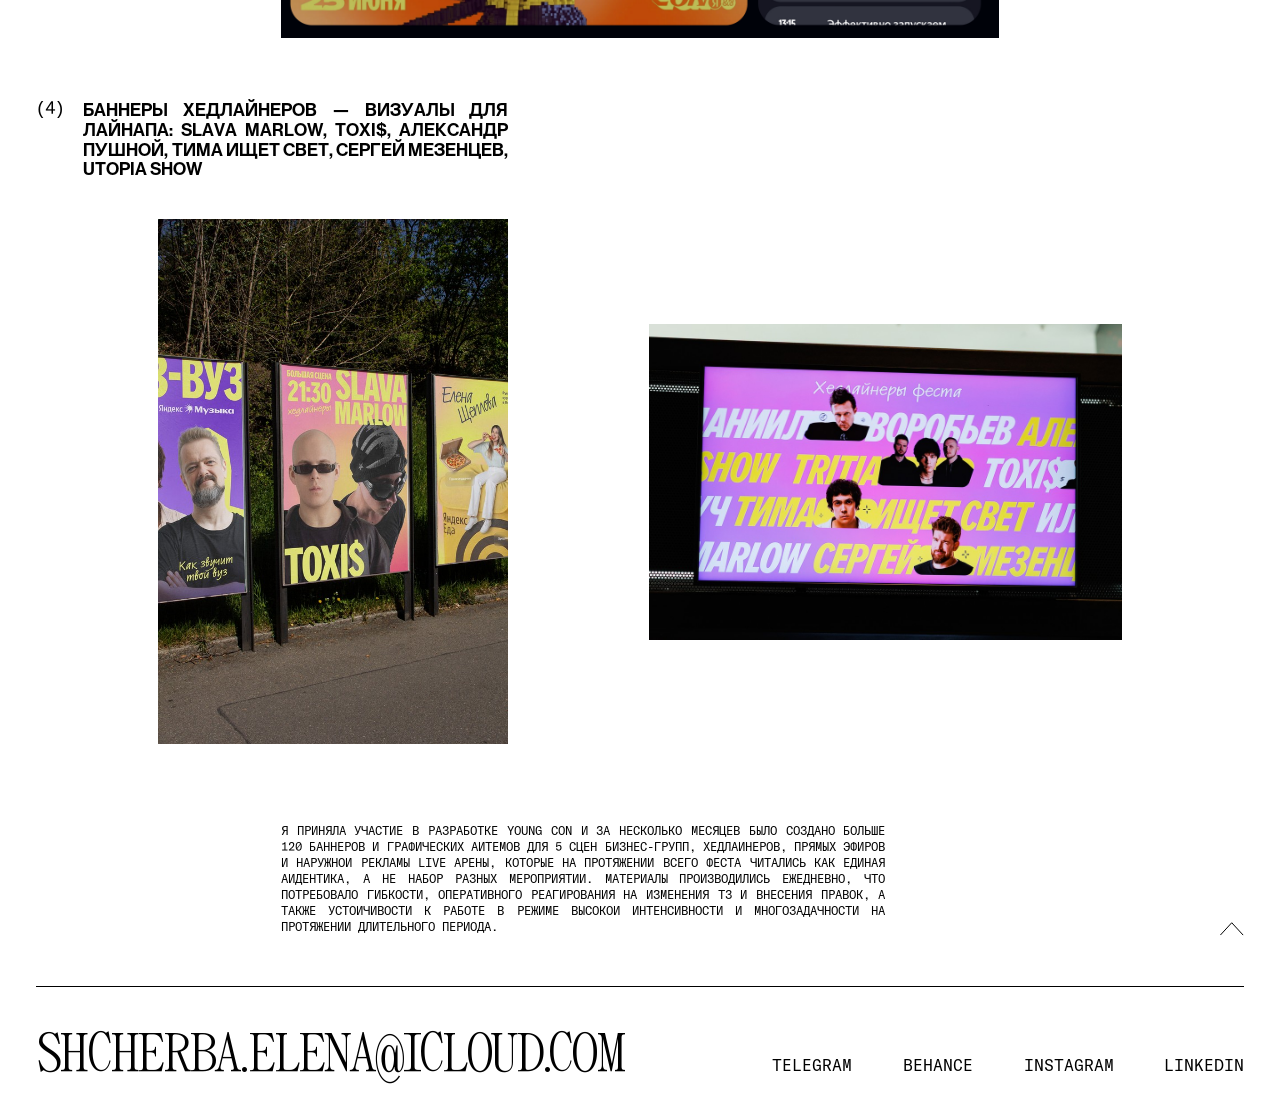
<file: young-con.html>
<!doctype html>
<html lang="ru">
  <head>
    <meta charset="UTF-8" />
    <meta name="viewport" content="width=device-width, initial-scale=1.0" />
    <title>Young Con 2026 — the.shcherba</title>
    <link rel="icon" type="image/png" sizes="32x32" href="assets/favicon-32.png" />
    <link rel="apple-touch-icon" href="assets/apple-touch-icon.png" />
    <link rel="stylesheet" href="css/fonts.css" />
    <link rel="stylesheet" href="css/main.css" />
    <link rel="stylesheet" href="css/case.css" />
  </head>
  <body>
    <div class="case-wrap case-wrap--young-con">
      <div class="case-top">
        <a href="./" class="case-back">
          <img
            src="assets/figma/icon-back-wide.svg"
            alt=""
            width="47"
            height="13"
          />
          <span>назад</span>
        </a>

        <div class="case-facts">
          <div class="case-facts-row case-facts-row--first">
            <a href="https://yandex.ru/youngcon" target="_blank" rel="noopener"
              >сайт</a
            >
            <a
              class="case-facts-arrow"
              href="https://yandex.ru/youngcon"
              target="_blank"
              rel="noopener"
            >
              <img src="assets/figma/icon-arrow-back.svg" alt="" />
            </a>
          </div>
          <div class="case-facts-row">
            <span>дата</span>
            <span>май-июнь 2026</span>
          </div>
          <div class="case-facts-row">
            <span>охват</span>
            <span>10 тыс. участников</span>
          </div>
          <div class="case-facts-row case-facts-tags">
            <span>направления</span>
            <ul>
              <li>ai</li>
              <li>баннеры</li>
              <li>ретуш</li>
              <li>ивент-дизайн</li>
              <li>большой объем</li>
              <li>видеографика</li>
            </ul>
          </div>
        </div>
      </div>

      <h1 class="case-title">
        <span class="case-title-main">Young Con</span>
        <span class="case-title-year">2026</span>
      </h1>

      <div class="case-about">
        <span class="case-about-label">о проекте</span>
        <p class="case-about-text">
          Манифест фестиваля в 2026 году строился на мысли «исходный код любой
          технологии — человек»: увидеть в технологиях не инструмент, а себя.
        </p>
      </div>

      <div class="case-canvas case-canvas--young-con">
        <!-- (1) наружная реклама + главное фото -->
        <div class="case-gallery case-gallery--1">
          <div class="case-caption" style="left: 0%; top: 0%; width: 42.5%">
            <span class="case-caption-num">(1)</span>
            <span class="case-caption-text"
              >Наружная реклама — баннеры и оформление фасадов Live Арены</span
            >
          </div>
          <div
            class="case-photo"
            style="left: 0%; top: 2.38%; width: 100%; height: 26.323%"
          >
            <img
              src="assets/photos/young-con/hero.jpg"
              alt="Live Арена — фасад фестиваля"
            />
          </div>
        </div>

        <!-- (2) экраны сцен -->
        <div class="case-gallery case-gallery--2">
          <div
            class="case-caption"
            style="left: 20.294%; top: 30.734%; width: 39.118%"
          >
            <span class="case-caption-num">(2)</span>
            <span class="case-caption-text"
              >Экраны сцен — графика для сцен 5 бизнес-групп: спикерские
              карточки, инфографика докладов, оформление секций</span
            >
          </div>
          <div class="case-photo-pair">
            <div
              class="case-photo"
              style="
                left: 0%;
                top: 34.161%;
                width: 39.191%;
                height: 10.332%;
                flex: 1 0 0;
                aspect-ratio: 230/150;
              "
            >
              <img
                src="assets/photos/young-con/scene-1.jpg"
                alt="Спикерская карточка на экране сцены"
              />
            </div>
            <div
              class="case-photo"
              style="
                left: 40.662%;
                top: 34.161%;
                width: 18.75%;
                height: 10.332%;
                flex: 0 0 auto;
                aspect-ratio: 255/356;
              "
            >
              <img
                src="assets/photos/young-con/scene-2.jpg"
                alt="Баттл вузов — афиша на экране"
              />
            </div>
          </div>
          <div class="case-photo-pair">
            <div
              class="case-photo"
              style="
                left: 81.176%;
                top: 45.072%;
                width: 18.824%;
                height: 10.042%;
                flex: 0 0 auto;
                aspect-ratio: 66/92;
              "
            >
              <img
                src="assets/photos/young-con/scene-6.jpg"
                alt="Эко-баннер «+1 к защите планеты»"
              />
            </div>
            <div
              class="case-photo"
              style="
                left: 60.882%;
                top: 34.161%;
                width: 39.118%;
                height: 10.332%;
                flex: 1 0 0;
              "
            >
              <img
                src="assets/photos/young-con/scene-3.jpg"
                alt="Спикерская карточка на экране сцены"
              />
            </div>
          </div>
          <div class="case-photo-pair">
            <div
              class="case-photo"
              style="
                left: 0%;
                top: 45.072%;
                width: 39.118%;
                height: 10.042%;
                flex: 1 0 0;
              "
            >
              <img
                src="assets/photos/young-con/scene-4.jpg"
                alt="Муз-вуз — оформление сцены"
              />
            </div>
            <div
              class="case-photo"
              style="
                left: 40.588%;
                top: 45.072%;
                width: 39.118%;
                height: 10.042%;
                flex: 0 0 112px;
              "
            >
              <img
                src="assets/photos/young-con/scene-5.jpg"
                alt="Инсталляция Young Con в холле"
              />
            </div>
          </div>
        </div>

        <!-- (3) онлайн-трансляции -->
        <div class="case-gallery case-gallery--3">
          <div
            class="case-caption"
            style="left: 40.588%; top: 57.144%; width: 39.118%"
          >
            <span class="case-caption-num">(3)</span>
            <span class="case-caption-text"
              >Онлайн-трансляции — графика для прямых эфиров фестиваля</span
            >
          </div>
          <div
            class="case-photo"
            style="left: 20.294%; top: 59.82%; width: 59.412%; height: 11.058%"
          >
            <img
              src="assets/photos/young-con/datadojo.jpg"
              alt="Оформление онлайн-трансляции Data Dojo"
            />
          </div>
        </div>

        <!-- (4) баннеры хедлайнеров -->
        <div class="case-gallery case-gallery--4">
          <div
            class="case-caption"
            style="left: 0%; top: 72.908%; width: 39.118%"
          >
            <span class="case-caption-num">(4)</span>
            <span class="case-caption-text"
              >Баннеры хедлайнеров — визуалы для лайнапа: SLAVA MARLOW, TOXI$,
              Александр Пушной, Тима ищет свет, Сергей Мезенцев, Utopia
              Show</span
            >
          </div>
          <div class="case-photo-offset">
            <div
              class="case-photo"
              style="
                left: 10.147%;
                top: 76.796%;
                width: 28.971%;
                height: 17.152%;
                flex: 0 0 151px;
                aspect-ratio: 151/226;
              "
            >
              <img
                src="assets/photos/young-con/poster.jpg"
                alt="Афиши хедлайнеров на улице"
              />
            </div>
            <div
              class="case-photo"
              style="
                left: 50.735%;
                top: 80.221%;
                width: 39.118%;
                height: 10.303%;
                flex: 1 0 0;
                aspect-ratio: 174/116;
              "
            >
              <img
                src="assets/photos/young-con/scene-7.jpg"
                alt="Экран с именами хедлайнеров"
              />
            </div>
          </div>
        </div>
      </div>

      <div class="case-outro-note">
        <p class="case-outro-text case-outro-text--young-con">
          Я приняла участие в разработке Young Con и за несколько месяцев было
          создано больше 120 баннеров и графических айтемов для 5 сцен
          бизнес-групп, хедлайнеров, прямых эфиров и наружной рекламы Live
          Арены, которые на протяжении всего феста читались как единая
          айдентика, а не набор разных мероприятий. Материалы производились
          ежедневно, что потребовало гибкости, оперативного реагирования на
          изменения тз и внесения правок, а также устойчивости к работе в режиме
          высокой интенсивности и многозадачности на протяжении длительного
          периода.
        </p>
        <a href="#top" aria-label="наверх">
          <img class="case-totop" src="assets/figma/icon-totop.svg" alt="" />
        </a>
      </div>
    </div>

    <div class="case-footer-wrap">
      <div
        class="bg-black"
        style="height: 1px; background: #000; width: 100%"
      ></div>
      <footer id="contacts" class="contacts">
        <a class="contacts-email" href="mailto:shcherba.elena@icloud.com"
          >shcherba.elena@icloud.com</a
        >
        <nav class="contacts-links">
          <a href="https://t.me/the_shcherba" target="_blank" rel="noopener"
            >telegram</a
          >
          <a
            href="https://www.behance.net/the_shcherba"
            target="_blank"
            rel="noopener"
            >behance</a
          >
          <a
            href="https://www.instagram.com/the.shcherba/"
            target="_blank"
            rel="noopener"
            >instagram</a
          >
          <a
            href="https://www.linkedin.com/in/the-shcherba/"
            target="_blank"
            rel="noopener"
            >linkedin</a
          >
        </nav>
      </footer>
    </div>

    <!-- хедер намеренно в конце <body>: без z-index (ломает mix-blend-mode) он должен идти в разметке после секций с z-index — см. .hero-nav в main.css -->
    <header class="hero-nav">
      <a href="./#top" class="logo">
        <img
          class="logo-text-img"
          src="assets/figma/logo-text.svg"
          alt="the.shcherba"
          width="125"
          height="24"
        />
        <img
          class="logo-star-img"
          src="assets/figma/logo-star.svg"
          alt=""
          width="31"
          height="36"
        />
      </a>
      <button type="button" class="nav-menu-toggle" aria-expanded="false">
        (меню)
      </button>
      <nav class="nav-links">
        <a href="./#works">работы</a>
        <a href="./#about">обо мне</a>
        <a href="./#contacts">контакты</a>
        <a href="https://drive.google.com/file/d/1vy9nY-pAg7K8HJmanTaUSOFqLMZZrRD-/view?usp=sharing" class="cv-link" target="_blank" rel="noopener">cv</a>
      </nav>
    </header>

    <script src="js/vendor/lenis.min.js"></script>
    <script src="js/smooth-scroll.js"></script>
    <script src="js/background.js"></script>
    <script src="js/nav.js"></script>
    <script src="js/cursor.js"></script>
    <script src="js/case-cards.js"></script>
  </body>
</html>
</file>
<file: css/fonts.css>
/* GT America Mono — навигация, мелкий текст (Trial — купить лицензию перед публикацией) */
@font-face {
  font-family: "GT America Mono";
  src: url("../fonts/gt-america-mono/GT-America-Mono-Light-Trial.otf") format("opentype");
  font-weight: 300;
  font-style: normal;
  font-display: swap;
}
@font-face {
  font-family: "GT America Mono";
  src: url("../fonts/gt-america-mono/GT-America-Mono-Regular-Trial.otf") format("opentype");
  font-weight: 400;
  font-style: normal;
  font-display: swap;
}

/* Panama — крупный заголовок первого экрана */
@font-face {
  font-family: "Panama";
  src: url("../fonts/panama/Panama-Regular.ttf") format("truetype");
  font-weight: 400;
  font-style: normal;
  font-display: swap;
}

/* PP Editorial New Ultralight Italic — для логотипа (сейчас лого подключено как SVG-картинка, шрифт оставлен про запас) */
@font-face {
  font-family: "PP Editorial New";
  src: url("../fonts/pp-editorial-new/PPEditorialNew-UltralightItalic-BF644b214ff1e9b.otf") format("opentype");
  font-weight: 200;
  font-style: italic;
  font-display: swap;
}

/* PP Editorial New Ultralight (прямой) — цифры в заголовках карточек работ */
@font-face {
  font-family: "PP Editorial New";
  src: url("../fonts/pp-editorial-new/PPEditorialNew-Ultralight-BF644b21500d0c0.otf") format("opentype");
  font-weight: 200;
  font-style: normal;
  font-display: swap;
}

/* Neue Haas Grotesk Display Pro — заголовки секций ("работы", "обо мне") и вступительный текст блока "обо мне" */
/* файл — начертание Medium (65), но объявлено как weight 400: используется вместо Roman (55) */
@font-face {
  font-family: "Neue Haas Grotesk Display Pro";
  src: url("../fonts/neue-haas/Neue-Haas-Grotesk-Display-Pro-65-Medium.otf") format("opentype");
  font-weight: 400;
  font-style: normal;
  font-display: swap;
}
</file>
<file: css/main.css>
/* ===== reset / base ===== */
*,
*::before,
*::after {
  box-sizing: border-box;
}
html,
body {
  margin: 0;
  padding: 0;
}
body {
  font-family: "GT America Mono", monospace;
  color: #000;
  background: #fff;
  -webkit-font-smoothing: antialiased;
  padding: 0 clamp(20px, 2.78vw, 40px); /* 40px на холсте 1440 */
}
img {
  display: block;
  max-width: 100%;
}
a {
  color: inherit;
  text-decoration: none;
}
ul {
  list-style: none;
  margin: 0;
  padding: 0;
}
h1 {
  margin: 0;
  font-weight: normal;
}

/* единственный источник текста заголовка для скринридеров: видимые нарезки строк — aria-hidden */
.sr-only {
  position: absolute;
  width: 1px;
  height: 1px;
  padding: 0;
  margin: -1px;
  overflow: hidden;
  clip: rect(0, 0, 0, 0);
  white-space: nowrap;
  border: 0;
}

/* ===== фон с нойзом (см. js/background.js) ===== */
#bg-canvas {
  position: fixed;
  top: -5vh;
  left: -5vw;
  width: 110vw;
  height: 110vh;
  z-index: -1; /* над фоном первого экрана главной (body.page-home::before, -2) */
  pointer-events: none;
  /* без blur: он стирает зерно; мягкий край даёт сам шейдер */
  filter: none;
}

/* ===== кастомный курсор (см. js/cursor.js) ===== */
html.has-custom-cursor,
html.has-custom-cursor * {
  cursor: none !important;
}

.cursor {
  position: fixed;
  top: 0;
  left: 0;
  width: 0;
  height: 0;
  pointer-events: none;
  z-index: 9999;
  opacity: 0;
  transition: opacity 0.2s ease;
}

.cursor.is-visible {
  opacity: 1;
}

.cursor-dot {
  position: absolute;
  top: 0;
  left: 0;
  width: 9px;
  height: 9px;
  border-radius: 50%;
  background: var(--color-accent, #36a9e2);
  border: 0px solid var(--color-accent, #36a9e2);
  transform: translate(-50%, -50%);
  transition:
    width 0.3s cubic-bezier(0.19, 1, 0.22, 1),
    height 0.3s cubic-bezier(0.19, 1, 0.22, 1),
    background-color 0.3s ease,
    border-width 0.3s ease;
}

.cursor.is-hover .cursor-dot {
  width: 80px;
  height: 80px;
  background: rgba(54, 169, 226, 0.16);
  border: 1px solid var(--color-accent, #36a9e2);
}

@media (hover: none), (pointer: coarse) {
  .cursor {
    display: none;
  }
}

/* ===== экран загрузки =====
   z-index выше курсора (9999) и мобильного меню (10000). */
.loading-screen {
  position: fixed;
  inset: 0;
  z-index: 100000;
  background: #fff;
  display: flex;
  align-items: center;
  justify-content: center;
  transition: opacity 0.5s ease;
}

.loading-screen.is-hidden {
  opacity: 0;
  pointer-events: none;
}

.loading-screen-inner {
  display: flex;
  flex-direction: column;
  align-items: center;
  gap: 31px;
  margin-top: clamp(-80px, -10vh, 0px);
}

.loading-screen-gif {
  width: clamp(120px, 21vw, 274px);
  aspect-ratio: 1 / 1;
  object-fit: contain;
}

.loading-screen-text {
  margin: 0;
  font-family: "GT America Mono", monospace;
  font-size: 16px;
  text-transform: uppercase;
  color: #000;
  white-space: nowrap;
}

body.is-loading {
  overflow: hidden;
}

@media (prefers-reduced-motion: reduce) {
  .loading-screen {
    transition: none;
  }
}

/* ===== первый экран ===== */
.hero {
  max-width: 1360px;
  margin: 0 auto;
  display: flex;
  flex-direction: column;
  align-items: flex-start;
  gap: 19px;
  /* .hero-nav — absolute от .hero; padding-top вместо его места в потоке (--nav-h меряет js/nav.js) */
  position: relative;
  padding-top: calc(var(--nav-h, 110px) + 19px);

  height: calc(100vh - 40px);
  /* svh — без панелей браузера (в Safari на iPad 100vh больше видимой области); vh — запасной */
  height: calc(100svh - 40px);
}

/* --- хедер ---
   Маска-инверсия (mix-blend-mode) работает, только пока у хедера нет своей группы блендинга:
   - не position:fixed — прилипание делает js/nav.js через top = scrollY;
   - не transform — скрытие через margin-top (transform выносит в GPU-слой);
   - НЕТ z-index (любое значение изолирует блендинг). Чтобы рисоваться поверх
     .skills-canvas/.case-canvas, <header> стоит в самом конце <body>. */
.hero-nav {
  /* absolute от окна — вычитаем боковые отступы body (та же clamp) */
  width: calc(100% - 2 * clamp(20px, 2.78vw, 40px));
  max-width: 1360px;
  margin: 0 auto;
  padding: clamp(20px, 2.6vw, 32px) 0px clamp(14px, 1.8vw, 22px);
  box-sizing: border-box;
  display: flex;
  align-items: center;
  justify-content: space-between;
  position: absolute;
  top: 0;
  left: 0;
  right: 0;
  margin-top: 0;
  transition: margin-top 0.4s ease;
}

/* margin-top, а не transform — см. выше */
.hero-nav.nav-hidden {
  margin-top: calc(var(--nav-h, 110px) * -1.3);
}

.logo {
  display: flex;
  align-items: center;
  gap: 6px;
}

/* инверсия только на буквах; звёздочка без неё */
.logo-text-img {
  display: block;
  width: 125px;
  height: 24px;
  mix-blend-mode: difference;
  filter: invert(1);
}

.logo-star-img {
  display: block;
  width: 31px;
  height: 36px;
}

.nav-links {
  display: flex;
  align-items: center;
  gap: clamp(20px, 3vw, 42px);
}

.nav-links a {
  position: relative;
  display: inline-block;
  font-size: 16px;
  line-height: 12px;
  text-transform: uppercase;
  white-space: nowrap;
  color: #fff;
  mix-blend-mode: difference;
}

.nav-links a::after {
  content: "";
  position: absolute;
  left: 0;
  right: 0;
  bottom: -4px;
  height: 1px;
  background: #fff;
  mix-blend-mode: difference;
  transform: scaleX(0);
  transform-origin: left;
  transition: transform 0.35s ease;
}

.nav-links a:hover::after {
  transform: scaleX(1);
}

/* WebKit (Safari, любой браузер на iOS): блендинг ломает WebGL-фон #bg-canvas (свой слой
   композитинга) — запасной вариант без маски, просто чёрный. .is-webkit ставит js/nav.js. */
html.is-webkit .logo-text-img {
  mix-blend-mode: normal;
  filter: none; /* исходный SVG лого чёрный — invert(1) делал его белым для difference */
}

html.is-webkit .nav-links a,
html.is-webkit .nav-links a::after,
html.is-webkit .nav-menu-toggle {
  mix-blend-mode: normal;
}

html.is-webkit .nav-links a,
html.is-webkit .nav-menu-toggle {
  color: #000;
}

html.is-webkit .nav-links a::after {
  background: #000;
}

/* "(меню)" — только ≤480px */
.nav-menu-toggle {
  display: none;
}

/* --- заголовок --- */
/* margin:auto — заголовок по центру свободного места; на невысоких экранах блок сжимается.
   Поэтому строки стоят от центра (56.59%) с шагом --hero-fs, а не в % высоты — не наезжают. */
.hero-headline {
  --hero-fs: clamp(30px, 5.88vw, 80px);
  position: relative;
  width: 100%;
  height: clamp(320px, 44vw, 599px);
  min-height: calc(var(--hero-fs) * 3.6);
  margin: auto 0;
}

.hero-star {
  position: absolute;
  left: 11.8%;
  top: calc(
    56.59% - var(--hero-fs) * 1.1375
  ); /* = 41.4% при высоте 599 и шрифте 80 */
  width: 21px;
  height: 21px;
}

/* видимые нарезки строк (desktop/mobile) — aria-hidden, текст в .sr-only h1 */
.hero-lines--mobile {
  display: none;
}

.hero-line {
  position: absolute;
  display: block;
  font-family: "Panama", serif;
  font-size: var(--hero-fs);
  line-height: 1;
  letter-spacing: -0.0695em;
  text-transform: uppercase;
  white-space: nowrap;
  color: #000;
  transform: translateY(-50%);
}

.hero-line:nth-of-type(1) {
  left: 14.49%;
  right: 17.72%;
  top: calc(56.59% - var(--hero-fs));
}

.hero-line:nth-of-type(2) {
  left: 25.59%;
  right: 14.49%;
  top: 56.59%;
}

.hero-line:nth-of-type(3) {
  left: 18.31%;
  right: 20.37%;
  top: calc(56.59% + var(--hero-fs));
}

.hero-accent {
  position: absolute;
  right: 9.3%;
  top: calc(
    56.59% + var(--hero-fs) * 0.9625
  ); /* = 69.45% при высоте 599 и шрифте 80 */
  transform: translateY(-50%);
  font-family: "GT America Mono", monospace;
  font-size: 16px;
  text-transform: uppercase;
  white-space: nowrap;
  color: #36a9e2;
}

.hero-accent-smiley {
  text-transform: none;
}

/* --- низ первого экрана --- */
.hero-bottom {
  width: 100%;
  display: flex;
  align-items: flex-end;
  justify-content: space-between;
}

.hero-greeting {
  display: flex;
  align-items: flex-end;
  gap: 12px;
}

.hero-photo {
  width: 125px;
  height: 142px;
  overflow: hidden;
  flex-shrink: 0;
}

.hero-photo img {
  width: 100%;
  height: 100%;
  object-fit: cover;
}

.hero-greeting-text {
  margin: 0;
  font-family: "GT America Mono", monospace;
  font-size: 16px;
  line-height: 1;
  text-transform: uppercase;
  white-space: nowrap;
  color: #000;
}
.hero-greeting-text-comma {
  letter-spacing: -0.0822em;
}

.hero-stats {
  display: flex;
  flex-direction: column;
  align-items: flex-end;
  gap: 8px;
  font-family: "GT America Mono", monospace;
  font-size: 16px;
  line-height: 1;
  text-transform: uppercase;
  text-align: right;
  color: #000;
  white-space: nowrap;
}

/* ===== общий ритм секций ===== */
:root {
  --gap-section: clamp(40px, 5.56vw, 80px); /* 80px на холсте 1440 */
  --gap-sub: clamp(
    28px,
    4.17vw,
    60px
  ); /* 60px между типы проектов / обо мне / контакты */
  --color-tag: #2a9fff; /* категория-тег у карточек работ */
  --color-accent: #36a9e2; /* акцентный голубой (hero, фон) */
}

.works,
.bottom-group {
  max-width: 1360px;
  margin: var(--gap-section) auto 0;
}

/* --- переиспользуемый заголовок секции ("работы (1)", "обо мне (2)") --- */
.section-header {
  display: flex;
  align-items: center;
  justify-content: space-between;
  width: 100%;
  padding: 18px 0;
  border-bottom: 1px solid #000;
  text-transform: uppercase;
}

.section-label {
  font-family: "Neue Haas Grotesk Display Pro", sans-serif;
  font-size: 19px;
  line-height: 19px;
}

.section-counter {
  font-family: "GT America Mono", monospace;
  font-size: 19px;
  line-height: 19px;
  letter-spacing: -0.0882em;
}

/* ===== работы ===== */
.works {
  display: flex;
  flex-direction: column;
  gap: 20px;
}

.work-divider {
  height: 1px;
  background: #000;
  width: 100%;
}

.work-row {
  display: flex;
  align-items: stretch;
  gap: 20px;
}

.work-info {
  flex: 0 0 39.12%;
  display: flex;
  flex-direction: column;
  justify-content: space-between;
  text-transform: uppercase;
}

.work-tag {
  font-family: "GT America Mono", monospace;
  font-size: 12px;
  line-height: 12px;
  color: var(--color-tag);
}

.work-title {
  margin: 0;
  display: flex;
  align-items: flex-end;
  gap: clamp(8px, 1.25vw, 17px);
  font-family: "Panama", serif;
  font-weight: normal;
  font-size: clamp(28px, 4.27vw, 58px);
  letter-spacing: -0.06em;
  line-height: 1;
  color: #000;
}

.work-number {
  font-family: "PP Editorial New", serif;
  font-weight: 200;
  font-size: clamp(24px, 3.82vw, 52px);
  letter-spacing: -0.04em;
}

.work-image {
  flex-shrink: 0;
  overflow: hidden;
}

.work-image img {
  width: 100%;
  height: 100%;
  object-fit: cover;
  display: block;
}

.work-image--wide {
  flex-basis: 33.38%;
  aspect-ratio: 454 / 315;
}

.work-image--square {
  flex-basis: 23.16%;
  aspect-ratio: 1 / 1;
}

.work-meta {
  flex: 1 1 0%;
  display: flex;
  flex-direction: column;
  justify-content: space-between;
  align-items: flex-end;
  text-align: right;
  text-transform: uppercase;
  font-family: "GT America Mono", monospace;
  font-size: 12px;
  line-height: 12px;
}

.work-facts {
  display: flex;
  flex-direction: column;
  align-items: flex-end;
  gap: 8px;
}

.work-tags {
  display: flex;
  flex-direction: column;
  align-items: flex-end;
  gap: 8px;
}

/* ===== типы проектов ===== */
.bottom-group {
  display: flex;
  flex-direction: column;
}

.skills-canvas {
  position: relative;
  /* свой stacking context, чтобы z-index шариков не утекал на страницу */
  z-index: 0;
  width: 100%;
  aspect-ratio: 1360 / 682;
  border: 1px solid #000;
  border-radius: 40px;
  overflow: hidden;
}

.skills-hint,
.skills-title {
  position: absolute;
  left: 50%;
  text-align: center;
  white-space: nowrap;
  color: #000;
  text-transform: uppercase;
  z-index: 2;
  pointer-events: none;
}

/* низ подсказки над верхом заголовка (50% − половина его font-size); 3px дают видимый
   зазор ~10px из-за пустоты строки Panama */
.skills-hint {
  top: calc(50% - clamp(26px, 4.27vw, 58px) / 2 - 3px);
  transform: translate(-50%, -100%);
  font-family: "GT America Mono", monospace;
  font-size: 16px;
}

.skills-title {
  top: 50%;
  transform: translate(-50%, -50%);
  margin: 0;
  font-family: "Panama", serif;
  font-weight: normal;
  font-size: clamp(26px, 4.27vw, 58px);
  letter-spacing: -0.06em;
  line-height: 1;
}

.skills-balls {
  position: absolute;
  inset: 0;
}

.skills-balls li {
  position: absolute;
  aspect-ratio: 1 / 1;
  width: 11.03%;
  border: 1px solid #000;
  border-radius: 50%;
  display: flex;
  align-items: center;
  justify-content: center;
  text-align: center;
  padding: 8px;
  font-family: "GT America Mono", monospace;
  font-size: 12px;
  line-height: 12px;
  color: #000;
  text-transform: uppercase;
}

.skills-balls li:nth-child(1) {
  left: 77.87%;
  top: 0.51%;
}
.skills-balls li:nth-child(2) {
  left: 59.41%;
  top: 11.14%;
}
.skills-balls li:nth-child(3) {
  left: 43.9%;
  top: 8.8%;
}
.skills-balls li:nth-child(4) {
  left: 15.37%;
  top: 12.9%;
}
.skills-balls li:nth-child(5) {
  left: 30%;
  top: 23.02%;
}
.skills-balls li:nth-child(6) {
  left: 30%;
  top: 48.24%;
}
.skills-balls li:nth-child(7) {
  left: 18.46%;
  top: 48.24%;
}
.skills-balls li:nth-child(8) {
  left: 18.46%;
  top: 77.57%;
}
.skills-balls li:nth-child(9) {
  left: 31.47%;
  top: 77.57%;
}
.skills-balls li:nth-child(10) {
  left: 48.16%;
  top: 77.57%;
}
.skills-balls li:nth-child(11) {
  left: 61.18%;
  top: 77.57%;
}
.skills-balls li:nth-child(12) {
  left: 77.87%;
  top: 77.57%;
}
.skills-balls li:nth-child(13) {
  left: 64.93%;
  top: 48.24%;
}

/* на десктопе js/skills-balls.js заменяет статичный список на физику-канвас */
.skills-balls--hidden {
  display: none;
}

.skills-physics-canvas {
  position: absolute;
  inset: 0;
  z-index: 1;
  touch-action: none;
}

/* ===== обо мне ===== */
.about {
  margin-top: var(--gap-sub);
  display: flex;
  flex-direction: column;
  gap: 60px;
}

.about-body {
  display: flex;
  justify-content: space-between;
  gap: 24px;
  flex-wrap: wrap;
}

.about-text {
  flex: 0 0 39.1%;
  display: flex;
  flex-direction: column;
  gap: 8px;
  text-align: justify;
  text-transform: uppercase;
}

.about-intro {
  margin: 0;
  font-family: "Neue Haas Grotesk Display Pro", sans-serif;
  font-size: 19px;
  line-height: 21px;
}

.about-bio {
  margin: 0;
  font-family: "GT America Mono", monospace;
  font-size: 12px;
  line-height: 16px;
}

.about-programs {
  flex: 0 0 39.1%;
  min-width: 260px;
}

.about-programs h4 {
  margin: 0 0 12px;
  font-family: "Neue Haas Grotesk Display Pro", sans-serif;
  font-weight: normal;
  font-size: 19px;
  text-transform: uppercase;
}

.about-programs-cols {
  display: flex;
  gap: 20px;
}

.about-programs-cols ul {
  flex: 1;
  display: flex;
  flex-direction: column;
  gap: 2px;
  font-family: "GT America Mono", monospace;
  font-size: 12px;
  line-height: 16px;
  text-transform: uppercase;
}

/* ===== контакты / футер ===== */
.contacts {
  margin-top: var(--gap-sub);
  display: flex;
  align-items: flex-end;
  justify-content: space-between;
  flex-wrap: wrap;
  gap: 24px;
  padding-bottom: var(--gap-section);
}

.contacts-email {
  font-family: "Panama", serif;
  font-size: clamp(28px, 4.27vw, 58px);
  line-height: 1;
  letter-spacing: -0.06em;
  text-transform: uppercase;
  color: #000;
}

.contacts-links {
  flex: 0 0 39.1%;
  min-width: 260px;
  display: flex;
  align-items: center;
  justify-content: space-between;
  gap: 16px;
  font-family: "GT America Mono", monospace;
  font-size: 16px;
  text-transform: uppercase;
}

/* отступ снизу как верхний padding хедера */
@media (min-width: 861px) {
  .contacts {
    padding-bottom: clamp(20px, 2.6vw, 32px);
    /* по базовой линии: иначе "@" опускает низ почты и ссылки уезжают ниже букв */
    align-items: baseline;
  }
}

/* ===== адаптация ≤860: общее для телефона и планшета ===== */
@media (max-width: 860px) {
  .hero-nav {
    flex-wrap: wrap;
    row-gap: 16px;
  }
  .nav-links {
    gap: 20px;
  }

  .hero-bottom {
    gap: 24px;
  }

  /* --- обо мне --- */
  .about-body {
    flex-direction: column;
    gap: 32px;
  }
  .about-text,
  .about-programs {
    flex-basis: 100%;
  }
  .about-programs {
    text-align: left;
  }

  /* --- контакты --- */
  .contacts {
    flex-direction: column;
    align-items: flex-start;
    gap: 20px;
    padding-bottom: 24px;
  }
  .contacts-links {
    flex-basis: 100%;
    justify-content: flex-start;
    gap: 20px;
    flex-wrap: wrap;
  }
}

/* ===== только телефон (на планшете — десктопный заголовок и своя раскладка работ) ===== */
@media (max-width: 480px) {
  .hero-headline {
    height: auto;
    padding: 48px 0 24px;
  }
  .hero-star {
    display: none;
  }
  .hero-line {
    position: static;
    display: block;
    transform: none;
    font-size: clamp(28px, 9vw, 40px);
    white-space: normal;
  }
  .hero-accent {
    position: static;
    display: block;
    transform: none;
    text-align: left;
    margin-top: 12px;
  }

  .hero-bottom {
    flex-wrap: wrap;
  }
  .hero-stats {
    align-items: flex-start;
    text-align: left;
  }

  /* --- работы --- */
  .work-row {
    flex-wrap: wrap;
  }
  .work-info {
    flex: 1 1 100%;
    order: 1;
    gap: 12px;
  }
  .work-image {
    order: 2;
    flex: 1 1 100%;
  }
  .work-image--wide,
  .work-image--square {
    flex-basis: 100%;
  }
  .work-meta {
    order: 3;
    flex: 1 1 100%;
    align-items: flex-start;
    text-align: left;
    margin-top: 12px;
  }
  .work-facts,
  .work-tags {
    align-items: flex-start;
  }
}

/* ===== мобильный макет главной (холст 390px, контент 350px) ===== */
@media (max-width: 480px) {
  /* svh — нижний блок не уезжает под адресную строку iPhone; vh — запасной */
  .hero {
    height: 100vh;
    height: 100svh;
    padding-bottom: 20px;
    gap: 0;
  }
  .hero-headline {
    height: auto;
    padding: 0;
    margin: auto 0;
  }

  .hero-lines--desktop {
    display: none;
  }

  .hero-lines--mobile {
    display: block;
    position: relative;
    width: 100%;
    height: 210px;
  }

  .hero-line-m {
    position: absolute;
    display: block;
    white-space: nowrap;
    font-family: "Panama", serif;
    font-weight: normal;
    font-size: 40px;
    line-height: 1;
    letter-spacing: -0.0695em;
    text-transform: uppercase;
    color: #000;
  }
  .hero-line-m:nth-of-type(1) {
    left: 45px;
    top: 0;
  }
  .hero-line-m:nth-of-type(2) {
    left: 0;
    top: 43px;
  }
  .hero-line-m:nth-of-type(3) {
    left: 107px;
    top: 83px;
  }
  .hero-line-m:nth-of-type(4) {
    left: 14px;
    top: 123px;
  }
  .hero-line-m:nth-of-type(5) {
    left: 101px;
    top: 163px;
  }

  .hero-star {
    display: block;
    position: absolute;
    left: 11px;
    top: 9px;
    width: 22px;
    height: 21px;
  }

  .hero-accent {
    display: block;
    position: absolute;
    left: auto;
    right: 10px; /* правый край текста на x=340 из 350 */
    top: 175px;
    transform: none;
    margin-top: 0;
    text-align: right;
    font-size: 12px;
  }

  /* --- знакомство --- */
  .hero-bottom {
    flex-wrap: nowrap;
  }
  .hero-greeting {
    gap: 10px;
  }
  .hero-photo {
    width: 88px;
    height: 100px;
  }
  .hero-greeting-text {
    font-size: 12px;
  }
  /* перекрываем выравнивание влево из блока выше */
  .hero-stats {
    gap: 4px;
    font-size: 12px;
    align-items: flex-end;
    text-align: right;
  }

  /* --- типы проектов: хинт+заголовок центрированы как единый блок, поэтому top в % --- */
  .skills-canvas {
    aspect-ratio: 350 / 650;
    border-radius: 24px;
  }
  .skills-hint {
    top: 46.02%;
    transform: translateX(-50%);
    font-size: 12px;
  }
  .skills-title {
    top: 49.71%;
    transform: translateX(-50%);
    font-size: 40px;
  }

  /* --- хедер: ссылки в .mobile-menu (создаёт js/nav.js) --- */
  .nav-links {
    display: none;
  }
  .nav-menu-toggle {
    display: block;
    background: none;
    border: none;
    padding: 0;
    margin: 0;
    cursor: pointer;
    font-family: "GT America Mono", monospace;
    font-size: 12px;
    text-transform: uppercase;
    color: #fff;
    mix-blend-mode: difference;
  }

  /* --- работы --- */
  .work-tags {
    display: none;
  }
  /* baseline — у Panama и моно разный размер */
  .work-info {
    flex-direction: row;
    justify-content: space-between;
    align-items: baseline;
    gap: 20px;
  }
  .work-info .work-title {
    order: 1;
    font-size: 40px;
  }
  /* пропорция 52:58, как на десктопе */
  .work-info .work-number {
    font-size: 36px;
  }
  .work-info .work-tag {
    order: 2;
    text-align: right;
  }
  .work-meta {
    margin-top: 0;
  } /* иначе +12px к gap .work-row */
  .work-facts {
    flex-direction: row;
    justify-content: space-between;
    align-items: flex-start;
    width: 100%;
  }
  /* Thothex: три факта — дата слева, два справа столбиком */
  .work-facts--split {
    display: grid;
    grid-template-columns: auto auto;
    justify-content: space-between;
    column-gap: 16px;
    row-gap: 4px;
  }
  .work-facts--split > :first-child {
    grid-row: 1 / span 2;
  }
  .work-facts--split > :not(:first-child) {
    grid-column: 2;
    text-align: right;
  }
  /* вместе с gap:20px у .works — 40px */
  .work-row {
    margin-top: 20px;
  }

  /* --- обо мне --- */
  .about {
    gap: 32px;
  }
  .about-body {
    gap: 20px;
  }
  .about-programs-cols {
    gap: 32px;
  } /* 142 + 32 + 176 = 350 — ширина контента */

  /* --- контакты: ссылки над почтой через order --- */
  .contacts {
    gap: 10px;
  }
  .contacts-email {
    order: 2;
    font-size: 32px;
  }
  .contacts-links {
    order: 1;
    /* иначе в колоночном flex с align-items:flex-start space-between нечего распределять */
    align-self: stretch;
    flex-basis: auto;
    justify-content: space-between;
    flex-wrap: nowrap;
    gap: 0;
    font-size: 12px;
  }
}

/* ===== мобильное меню (создаёт js/nav.js) =====
   Открытие — clip-path: circle() из кнопки; --menu-x/-y/-r ставит скрипт.
   visibility с задержкой — круг успевает схлопнуться. */
.mobile-menu {
  position: fixed;
  inset: 0;
  z-index: 10000;
  display: flex;
  flex-direction: column;
  padding: 0 20px 24px;
  background: #fff;
  color: #000;
  clip-path: circle(0px at var(--menu-x, 100%) var(--menu-y, 0%));
  visibility: hidden;
  transition:
    clip-path 0.7s cubic-bezier(0.65, 0, 0.35, 1),
    visibility 0s linear 0.7s;
}

.mobile-menu.is-open {
  clip-path: circle(
    var(--menu-r, 150vmax) at var(--menu-x, 100%) var(--menu-y, 0%)
  );
  visibility: visible;
  transition:
    clip-path 0.7s cubic-bezier(0.65, 0, 0.35, 1),
    visibility 0s;
}

/* верх совпадает с хедером — лого и "(закрыть)" на месте лого и "(меню)" */
.mobile-menu-top {
  display: flex;
  align-items: center;
  justify-content: space-between;
  padding-top: clamp(20px, 2.6vw, 32px);
}

/* фон всегда белый — без инверсии */
.mobile-menu .logo-text-img {
  mix-blend-mode: normal;
  filter: none;
}

.mobile-menu-close {
  background: none;
  border: none;
  padding: 0;
  margin: 0;
  cursor: pointer;
  font-family: "GT America Mono", monospace;
  font-size: 12px;
  text-transform: uppercase;
  color: #000;
}

/* фокус на "(закрыть)" ставит скрипт — рамка только с клавиатуры */
.mobile-menu-close:focus {
  outline: none;
}
.mobile-menu a:focus-visible,
.mobile-menu-close:focus-visible {
  outline: 1px solid #000;
  outline-offset: 4px;
}

.mobile-menu-links {
  flex: 1;
  display: flex;
  flex-direction: column;
  align-items: center;
  justify-content: center;
  gap: 36px;
}

.mobile-menu-link {
  font-family: "GT America Mono", monospace;
  font-size: 16px;
  line-height: 1.1;
  text-transform: uppercase;
  color: #000;
}

/* мобильные стили футера уже заданы в ≤480 — убираем только внешние отступы */
.mobile-menu .contacts {
  margin-top: 0;
  padding-bottom: 0;
}
/* явно, чтобы меню не зависело от футера */
.mobile-menu .contacts-links {
  font-size: 12px;
}

/* появление по очереди (--i ставит скрипт); сброс — мгновенно через 0.8s,
   уже после схлопывания круга (0.7s) */
.mobile-menu-link,
.mobile-menu-contacts {
  opacity: 0;
  transform: translateY(12px);
  transition:
    opacity 0s linear 0.8s,
    transform 0s linear 0.8s;
}

.mobile-menu.is-open .mobile-menu-link,
.mobile-menu.is-open .mobile-menu-contacts {
  opacity: 1;
  transform: none;
  transition:
    opacity 0.9s cubic-bezier(0.33, 1, 0.68, 1),
    transform 1s cubic-bezier(0.16, 1, 0.3, 1);
  transition-delay: calc(0.35s + var(--i, 0) * 0.1s);
}

/* Lenis останавливает сам скрипт */
html.mobile-menu-open,
html.mobile-menu-open body {
  overflow: hidden;
}

@media (min-width: 481px) {
  .mobile-menu {
    display: none;
  }
}

@media (prefers-reduced-motion: reduce) {
  .mobile-menu,
  .mobile-menu.is-open {
    clip-path: none;
    transition: none;
  }
  .mobile-menu-link,
  .mobile-menu-contacts,
  .mobile-menu.is-open .mobile-menu-link,
  .mobile-menu.is-open .mobile-menu-contacts {
    opacity: 1;
    transform: none;
    transition: none;
  }
}

/* ===== хедер на тач-устройствах — position:sticky =====
   top=scrollY отстаёт от прокрутки пальцем, а fixed в iOS 26 Safari сдвигается при
   сворачивании панели (WebKit bug 297779). html.touch-nav ставит js/nav.js и переносит
   <header> в начало <body> (иначе sticky не работает). Блендинг тут выключен, поэтому
   можно z-index и скрытие через transform. */
html.touch-nav .hero-nav {
  position: sticky;
  top: 0 !important; /* перебиваем inline top из js */
  left: auto;
  right: auto;
  z-index: 100;
  width: auto;
  /* отрицательный низ — не занимает места в потоке (отступ даёт padding-top с --nav-h) */
  margin: 0 auto calc(var(--nav-h, 110px) * -1);
  transition:
    transform 0.4s ease,
    opacity 0.4s ease,
    visibility 0s linear 0s;
}
/* строка состояния iOS 26 прозрачна — уехавший хедер просвечивал за часами, поэтому ещё
   и гаснет; visibility после анимации — чтобы не ловил нажатия */
html.touch-nav .hero-nav.nav-hidden {
  margin-top: 0;
  transform: translateY(-130%);
  opacity: 0;
  visibility: hidden;
  transition:
    transform 0.4s ease,
    opacity 0.4s ease,
    visibility 0s linear 0.4s;
}

html.touch-nav .logo-text-img {
  mix-blend-mode: normal;
  filter: none; /* исходный SVG лого чёрный — invert(1) делал его белым для difference */
}
html.touch-nav .nav-links a,
html.touch-nav .nav-links a::after,
html.touch-nav .nav-menu-toggle {
  mix-blend-mode: normal;
}
html.touch-nav .nav-links a,
html.touch-nav .nav-menu-toggle {
  color: #000;
}
html.touch-nav .nav-links a::after {
  background: #000;
}

/* ===== планшет и узкий десктоп (481–1439) =====
   Строки масштабируются в vw, подпись 16px — уже 1360px она наезжает на третью строку,
   поэтому переезжает под неё (right — как у .hero-line:nth-of-type(3)). */
@media (min-width: 481px) and (max-width: 1439px) {
  /* 37px = (14.49% − 11.8%) от 1360 */
  .hero-star {
    left: calc(14.49% - 37px);
  }
  .hero-accent {
    right: 20.37%;
    top: calc(56.59% + var(--hero-fs) * 1.9); /* под третьей строкой */
    font-size: clamp(12px, 1.4vw, 16px);
  }
}

@media (min-width: 481px) and (max-width: 860px) {

  /* работы: обложка слева, текст справа */
  .work-row {
    display: grid;
    grid-template-columns: 1fr 1fr;
    grid-template-areas:
      "image info"
      "image meta";
    grid-template-rows: auto 1fr;
    column-gap: 24px;
    row-gap: 24px;
    align-items: start;
  }
  .work-image {
    grid-area: image;
    width: 100%;
  }
  .work-info {
    grid-area: info;
    gap: 12px;
    justify-content: flex-start;
  }
  .work-title {
    font-size: clamp(32px, 5.5vw, 46px);
  }
  .work-number {
    font-size: clamp(28px, 5vw, 42px);
  }
  /* теги прижаты к низу карточки */
  .work-meta {
    grid-area: meta;
    align-self: stretch;
    align-items: flex-start;
    justify-content: flex-start;
    gap: 20px;
    text-align: left;
  }
  .work-meta .work-tags {
    margin-top: auto;
  }

  .about-body {
    flex-direction: row;
    flex-wrap: nowrap;
    align-items: flex-start;
    gap: 40px;
  }
  .about-text,
  .about-programs {
    flex: 1 1 0;
    min-width: 0;
  }
  .work-facts {
    align-items: flex-start;
  }
  .work-tags {
    align-items: flex-start;
  }
}

/* ===== фон первого экрана главной =====
   На body::before — нужна ширина окна, а не колонки .hero. z-index -2 — под #bg-canvas (-1);
   белый фон body рисуется ниже любых отрицательных слоёв. cover: на узких/вертикальных экранах
   рисунок не сжимается, а обрезается по бокам (видна середина). */
body.page-home::before {
  content: "";
  position: absolute;
  top: 0;
  left: 0;
  right: 0;
  /* на 5% выше экрана — низ рисунка заходит за край */
  height: 105vh;
  height: 105svh;
  background: url("../assets/bg-desktop.svg") center bottom / cover no-repeat;
  z-index: -2;
  pointer-events: none;
}

/* на планшете и телефоне рисунок виден лишь частично — показываем левый край (фигура с рукой),
   середина там нечитаема */
@media (max-width: 1100px) {
  body.page-home::before {
    background-position: left bottom;
  }
}
</file>
<file: css/case.css>
/* ===== страница кейса (Young Con 2026 и другие) ===== */

.case-wrap {
  max-width: 1360px;
  margin: 0 auto;
  display: flex;
  flex-direction: column;
  gap: 19px;
  /* .hero-nav внутри — position:absolute; отсюда точка отсчёта, а padding-top компенсирует высоту хедера */
  position: relative;
  padding-top: calc(var(--nav-h, 110px) + 19px);
}

/* --- назад + факты --- */
.case-top {
  display: flex;
  align-items: flex-start;
  justify-content: space-between;
  gap: 24px;
  flex-wrap: wrap;
}

.case-back {
  display: flex;
  align-items: center;
  gap: clamp(24px, 7vw, 100px);
  padding: 12px 0;
  cursor: pointer;
}

.case-back img {
  display: block;
  width: 47px;
  height: 13px;
}

.case-back span {
  font-family: "GT America Mono", monospace;
  font-size: 12px;
  text-transform: uppercase;
  white-space: nowrap;
}

.case-facts {
  width: min(100%, 532px);
  font-family: "GT America Mono", monospace;
  font-size: 12px;
  text-transform: uppercase;
}

.case-facts-row {
  display: flex;
  align-items: center;
  justify-content: space-between;
  gap: 12px;
  padding: 24px 0;
  border-bottom: 1px solid #000;
}

.case-facts-row a { cursor: pointer; }

/* первая строка ниже остальных — текст вровень со словом «Назад» рядом */
.case-facts-row--first {
  padding: 13px 0 25px;
}

/* подчёркивание при наведении — только текст, стрелка .case-facts-arrow не входит */
.case-facts-row--first a:not(.case-facts-arrow) {
  position: relative;
}

.case-facts-row--first a:not(.case-facts-arrow)::after {
  content: "";
  position: absolute;
  left: 0;
  right: 0;
  bottom: -2px;
  height: 1px;
  background: currentColor;
  transform: scaleX(0);
  transform-origin: left;
  transition: transform 0.35s ease;
}

.case-facts-row--first a:not(.case-facts-arrow):hover::after {
  transform: scaleX(1);
}

.case-facts-arrow img {
  display: block;
  width: 12px;
  height: 12px;
}

.case-facts-value-multi {
  text-align: right;
  line-height: 1.4;
}

/* двухстрочное значение — та же высота строки, что у однострочной (64px) */
.case-facts-row:has(.case-facts-value-multi) {
  padding-top: calc(24px - (2.8em - 15px) / 2);
  padding-bottom: calc(24px - (2.8em - 15px) / 2);
}

.case-facts-tags {
  border-bottom: none;
  align-items: flex-start;
  padding-top: 20px;
  padding-bottom: 0;
}

.case-facts-tags ul {
  display: flex;
  flex-direction: column;
  align-items: flex-end;
  gap: 8px;
  text-align: right;
}

/* --- заголовок --- */
.case-title {
  margin: clamp(36px, 6.5vw, 96px) 0 clamp(50px, 9vw, 130px);
  display: flex;
  flex-direction: column;
  text-transform: uppercase;
  color: #000;
}

.case-title-main {
  font-family: "Panama", serif;
  font-weight: normal;
  font-size: clamp(44px, 7.35vw, 100px);
  letter-spacing: -0.06em;
  line-height: 1;
}

.case-title-year {
  font-family: "PP Editorial New", serif;
  font-weight: 200;
  font-size: clamp(38px, 6.32vw, 86px);
  letter-spacing: -0.04em;
  line-height: 1;
}

/* --- о проекте --- */
.case-about {
  display: flex;
  align-items: flex-end;
  justify-content: space-between;
  gap: 24px;
  flex-wrap: wrap;
  border-bottom: 1px solid #000;
  padding-top: 40px;
  padding-bottom: 40px;
  margin-bottom: 31px; /* + 19px flex-gap у .case-wrap = 50px до коллажа */
}

.case-about-label {
  font-family: "GT America Mono", monospace;
  font-size: 12px;
  text-transform: uppercase;
  white-space: nowrap;
}

.case-about-text {
  margin: 0;
  width: min(100%, 532px);
  font-family: "Neue Haas Grotesk Display Pro", sans-serif;
  font-size: 19px;
  line-height: 21px;
  text-align: justify;
  text-transform: uppercase;
}

/* --- коллаж фото кейса (десктоп ≥1101px: позиции в % из inline style= в HTML) --- */
.case-canvas {
  position: relative;
  /* z-index:0 — свой stacking context, чтобы z-index стрелок карусели не утекал на страницу */
  z-index: 0;
  width: 100%;
}

/* высота коллажа у каждого кейса своя */
.case-canvas--young-con { aspect-ratio: 1360 / 3445.355; }
.case-canvas--yandex     { aspect-ratio: 1360 / 1873; }
.case-canvas--thothex    { aspect-ratio: 1360 / 2627; }
.case-canvas--eng-flow   { aspect-ratio: 1360 / 2070; }

.case-canvas > * {
  position: absolute;
}

/* обёртки (.case-gallery/.case-card-group и т.п.) — display:contents, но для селекторов
   дерево прежнее, и .case-canvas > * их детей не видит — поэтому absolute дублируем по классам */
.case-canvas .case-photo,
.case-canvas .case-caption {
  position: absolute;
}

.case-canvas .case-card-meta {
  position: absolute;
}

.case-gallery,
.case-photo-pair,
.case-photo-offset,
.case-card-group,
.case-merch-gallery,
.case-merch-row {
  display: contents;
}

.case-photo {
  overflow: hidden;
}

.case-photo--rounded {
  border-radius: 20px;
}

.case-photo img {
  width: 100%;
  height: 100%;
  object-fit: cover;
  display: block;
}

.case-caption {
  display: flex;
  gap: 20px;
  align-items: flex-start;
  font-family: "GT America Mono", monospace;
  font-size: clamp(13px, 1.4vw, 19px);
  line-height: 1.1;
  text-transform: uppercase;
  color: #000;
}

.case-caption-num {
  flex-shrink: 0;
  letter-spacing: -0.0882em;
}

.case-caption-text {
  font-family: "Neue Haas Grotesk Display Pro", sans-serif;
  text-align: justify;
  line-height: 1.1;
}

.case-chevron {
  display: block;
  width: 100%;
  height: 100%;
}

/* --- заключительный текст + стрелка наверх --- */
.case-outro-note {
  display: flex;
  align-items: flex-end;
  justify-content: space-between;
  gap: 24px;
  flex-wrap: wrap;
  margin-top: var(--gap-section);
  /* relative + z-index:0: блок заходит на низ коллажа, и без этого .case-canvas забирает клики
   по стрелке «наверх». Именно 0, не 1 — хедер (.hero-nav) должен оставаться сверху */
  position: relative;
  z-index: 0;
}

.case-outro-text {
  margin: 0;
  font-family: "GT America Mono", monospace;
  font-size: 12px;
  line-height: 16px;
  text-align: justify;
  text-transform: uppercase;
}

/* позиция/ширина итогового текста — своя на каждой странице */
.case-outro-text--young-con { margin-left: 20.294%; width: 50%; }
.case-outro-text--yandex    { margin-left: 5.85%;  width: 27.04%; }
.case-outro-text--thothex   { margin-left: 0;      width: 39.12%; }
.case-outro-text--eng-flow  { margin-left: 0;      width: 39.12%; }

/* Yandex/eng flow, десктоп: итоговый текст внутри коллажа (absolute), подъём --outro-lift
   и margin-top у eng flow считает js/case-cards.js */
@media (min-width: 1101px) {
  .case-wrap--yandex .case-outro-note,
  .case-wrap--eng-flow .case-outro-note {
    position: relative;
    justify-content: flex-end;
  }
  .case-wrap--yandex .case-outro-note {
    margin-top: 0;
  }
  .case-wrap--yandex .case-outro-text--yandex,
  .case-wrap--eng-flow .case-outro-text--eng-flow {
    position: absolute;
    bottom: var(--outro-lift, 0px);
  }
  .case-wrap--yandex .case-outro-text--yandex {
    left: 5.85%;
    margin-left: 0;
  }
  .case-wrap--eng-flow .case-outro-text--eng-flow {
    left: 0;
  }
}

/* Young Con, десктоп: 80px от низа последнего фото до текста. % у margin считается от ширины,
   а высота коллажа ей пропорциональна (aspect-ratio) — поэтому верно на любой ширине */
@media (min-width: 1101px) {
  .case-wrap--young-con .case-outro-note {
    margin-top: calc(61px - 15.332%);
  }
}

.case-totop {
  flex-shrink: 0;
  width: 24px;
  height: 14px;
  cursor: pointer;
}

/* --- футер (переиспользует .contacts из main.css) --- */
.case-footer-wrap {
  max-width: 1360px;
  margin: 50px auto 0;
}

.case-footer-wrap .contacts {
  margin-top: 40px;
}

/* --- карточки кейса (Yandex и другие "карточные" страницы) --- */
.case-card-meta {
  display: flex;
  flex-direction: column;
  gap: 16px;
}

.case-card-divider {
  height: 1px;
  background: #000;
  width: 100%;
}

.case-card-row {
  display: flex;
  align-items: flex-start;
  justify-content: space-between;
  gap: 16px;
  flex-wrap: wrap;
  font-family: "GT America Mono", monospace;
  font-size: 12px;
  line-height: 1.3;
  text-transform: uppercase;
}

.case-card-title {
  flex: 1 1 auto;
  min-width: 0;
}

.case-card-link {
  display: flex;
  align-items: center;
  gap: 8px;
  margin-top: 8px;
  cursor: pointer;
  white-space: nowrap;
}

.case-card-link img {
  display: block;
  width: 12px;
  height: 12px;
}

/* подчёркивание «ссылка» — на <span>, чтобы линия не шла под иконкой */
.case-card-link span {
  position: relative;
}

.case-card-link span::after {
  content: "";
  position: absolute;
  left: 0;
  right: 0;
  bottom: -2px;
  height: 1px;
  background: currentColor;
  transform: scaleX(0);
  transform-origin: left;
  transition: transform 0.35s ease;
}

.case-card-link:hover span::after {
  transform: scaleX(1);
}

.case-card-tags {
  display: flex;
  gap: 16px;
  flex-wrap: wrap;
  justify-content: flex-end;
  flex-shrink: 0;
  color: #2a9fff;
}

.case-card-tag-group {
  display: flex;
  flex-direction: column;
  gap: 4px;
  align-items: flex-end;
  text-align: right;
  white-space: nowrap;
}

.case-card-tag-group--row {
  flex-direction: row;
  gap: 10px;
}

.case-card-tag-single {
  white-space: nowrap;
  align-self: flex-start;
}

/* --- карусель (карточка Yandex Cloud) --- */
.case-carousel img[data-slide] {
  position: absolute;
  inset: 0;
  width: 100%;
  height: 100%;
  object-fit: cover;
  /* неактивные слайды за правым краем; скрипт в yandex.html двигает их inline-стилем
   с !important (чтобы перебить мобильные !important ниже) */
  transform: translateX(100%);
  transition: transform 1s cubic-bezier(0.65, 0, 0.35, 1);
  display: block;
}

.case-carousel img[data-slide].active {
  transform: none;
}

@media (prefers-reduced-motion: reduce) {
  .case-carousel img[data-slide] {
    transition: none;
  }
}

.case-carousel-arrow {
  position: absolute;
  display: block;
  padding: 0;
  margin: 0;
  background: none;
  border: none;
  cursor: pointer;
  z-index: 2;
}

.case-carousel-arrow img {
  display: block;
  width: 100%;
  height: 100%;
}


/* ===== выезд карточек при скролле (класс вешает js/case-cards.js) =====
   Селектор потомковый, не `>`: элементы бывают внутри display:contents-обёрток. */
.case-canvas--card-reveal .case-photo,
.case-canvas--card-reveal .case-card-meta,
.case-canvas--card-reveal .case-caption {
  opacity: 0;
  transform: translate(var(--card-reveal-x, 0px), 26px) rotate(var(--card-reveal-r, 0deg)) scale(0.95);
  transition: opacity 0.65s cubic-bezier(0.22, 1, 0.36, 1),
    transform 0.65s cubic-bezier(0.22, 1, 0.36, 1);
  transition-delay: var(--card-reveal-delay, 0s);
  pointer-events: none;
}

.case-canvas--card-reveal .case-photo.is-revealed,
.case-canvas--card-reveal .case-card-meta.is-revealed,
.case-canvas--card-reveal .case-caption.is-revealed {
  opacity: 1;
  transform: translate(0, 0) rotate(0deg) scale(1);
  pointer-events: auto;
}

/* ===== ≤1100: коллаж превращается в обычный список; !important — перебить inline style= ===== */
@media (max-width: 1100px) {
  .case-top { flex-direction: column; gap: 32px; }
  .case-facts { width: 100%; }

  .case-title { margin: 40px 0 48px; }

  .case-about { flex-direction: column; align-items: flex-start; gap: 16px; }

  .case-canvas {
    aspect-ratio: auto;
    display: flex;
    flex-direction: column;
    gap: 28px;
  }
  .case-canvas .case-photo,
  .case-canvas .case-caption {
    position: static !important;
    width: 100% !important;
    height: auto !important;
  }
  .case-photo img { aspect-ratio: auto; }
  .case-caption { margin-bottom: 4px; }

  .case-outro-note { flex-direction: column; align-items: flex-start; gap: 16px; }
  .case-outro-text { margin-left: 0; width: 100%; }

  .case-card-meta { margin-bottom: 4px; }
  .case-card-row { flex-direction: column; gap: 12px; }
  .case-card-tags { justify-content: flex-start; }
  .case-card-tag-group { align-items: flex-start; text-align: left; }

  /* карусель: по умолчанию стопкой без стрелок (у Yandex ниже — снова карусель) */
  .case-carousel-arrow { display: none !important; }
  .case-carousel {
    display: flex !important;
    flex-direction: column !important;
    gap: 8px;
  }
  .case-carousel img[data-slide] {
    position: static !important;
    opacity: 1 !important;
    transform: none !important;
    width: 100% !important;
    height: auto !important;
    aspect-ratio: 1 / 1;
  }
}

/* ритм 60px между блоками (вместе с flex-gap 19px у .case-wrap) */
@media (max-width: 1100px) {
  .case-top { margin-bottom: 41px; }
  .case-about { margin-bottom: 41px; }
}

/* ===== ≤1100: Young Con и общие правила мобильного макета ===== */
@media (max-width: 1100px) {

  .case-wrap { padding-top: calc(var(--nav-h, 110px) + 12px); }

  .case-facts-row--first { padding: 24px 0; }

  .case-title { margin: 59px 0 20px; }
  .case-title-main { font-size: 64px; }
  .case-title-year { font-size: 58px; }

  .case-about {
    gap: 20px;
    padding-top: 8px;
    padding-bottom: 20px;
  }
  .case-about-text { font-size: 16px; }

  /* по левому краю: justify в узкой колонке даёт огромные пробелы */
  .case-caption { gap: 12px; font-size: 16px; }
  .case-caption-text { text-align: left; }

  /* --- коллаж: обычный поток, каждая галерея — свой flex-столбец --- */
  .case-canvas {
    display: flex;
    flex-direction: column;
    gap: 60px;
  }
  .case-gallery {
    /* static обязателен: .case-canvas > * делает её absolute, и галереи схлопываются в точку */
    position: static;
    display: flex;
    flex-direction: column;
    width: 100%;
  }
  .case-gallery--1 { gap: 40px; }
  .case-gallery--2 { gap: 20px; }
  .case-gallery--3 { gap: 24px; }
  .case-gallery--4 { gap: 24px; }

  .case-canvas .case-photo,
  .case-canvas .case-caption {
    position: static !important;
    width: 100% !important;
    height: auto !important;
  }

  /* (2) экраны сцен — пары в ряд; высота ряда 150/350 ширины колонки (не aspect-ratio —
   фото с height:100% распирали ряд). Пропорции фото — в style= в young-con.html */
  .case-photo-pair {
    display: flex;
    gap: 12px;
    width: 100%;
    height: max(150px, calc((100vw - 2 * clamp(20px, 2.78vw, 40px)) * 150 / 350));
  }
  .case-canvas .case-photo-pair .case-photo {
    width: auto !important;
    height: 100% !important;
  }

  /* (4) баннеры хедлайнеров — смещённая сетка, правое фото по центру высоты */
  .case-photo-offset {
    display: flex;
    align-items: center;
    gap: 24px;
    width: 100%;
  }
  .case-canvas .case-photo-offset .case-photo {
    width: auto !important;
    height: auto !important;
  }

  /* --- на телефоне стрелки «наверх» нет --- */
  .case-outro-note { margin-top: 60px; }
  .case-outro-text--young-con { margin-left: 0; width: 100%; }
  .case-totop { display: none; }
}

/* ===== ≤1100: Yandex ===== */
@media (max-width: 1100px) {

  .case-wrap--yandex .case-facts-row--first { padding: 13px 0 24px; }

  .case-wrap--yandex .case-about { gap: 16px; }

  /* relative — точка отсчёта для стрелок карусели (они рядом с фото, а не внутри) */
  .case-wrap--yandex .case-card-group {
    container-type: inline-size; /* для top стрелок карусели (50cqw) */
    position: relative;
    display: flex;
    flex-direction: column;
    gap: 20px;
    width: 100%;
  }

  .case-wrap--yandex .case-canvas .case-photo,
  .case-wrap--yandex .case-canvas .case-card-meta {
    position: static !important;
    width: 100% !important;
    height: auto !important;
  }

  /* рамка у фото — только на мобильном */
  .case-wrap--yandex .case-canvas .case-photo {
    border: 1px solid rgba(20, 20, 20, 0.12);
  }

  .case-wrap--yandex .case-card-meta { gap: 15px; }

  .case-wrap--yandex .case-card-row {
    flex-direction: row;
    justify-content: space-between;
  }

  .case-wrap--yandex .case-card-tags {
    gap: 10px;
    justify-content: flex-end;
  }

  .case-wrap--yandex .case-card-tag-group {
    gap: 10px;
    align-items: flex-end;
    text-align: right;
  }

  .case-wrap--yandex .case-card-tag-group--flat {
    flex-direction: row;
    align-items: center;
    gap: 10px;
  }

  .case-wrap--yandex .case-card-tag-group--row {
    flex-direction: column;
  }

  /* --- карусель Yandex Cloud: на мобильном остаётся каруселью со стрелками --- */
  .case-wrap--yandex .case-canvas .case-photo.case-carousel {
    /* не position:relative — инлайн left/top из десктопа сдвинули бы карусель;
   contain:layout делает её точкой отсчёта для слайдов, не трогая left/top */
    display: block !important;
    aspect-ratio: 1 / 1;
    contain: layout;
  }
  .case-wrap--yandex .case-carousel img[data-slide] {
    position: absolute !important;
    inset: 0;
    width: 100% !important;
    height: 100% !important;
    aspect-ratio: auto;
    transform: translateX(100%) !important;
  }
  .case-wrap--yandex .case-carousel img[data-slide].active {
    transform: none !important;
  }
  .case-wrap--yandex .case-carousel-arrow {
    display: block !important;
    position: absolute !important;
    /* половина высоты квадратной карусели = 50cqw от ширины .case-card-group (контейнер) */
    top: 50cqw !important;
    transform: translateY(-50%);
    width: 10px !important;
    height: 18.8px !important;
  }
  .case-wrap--yandex .case-carousel-prev { left: -17px !important; }
  .case-wrap--yandex .case-carousel-next { left: auto !important; right: -17px !important; }

  .case-outro-text--yandex { margin-left: 0; width: 100%; }
}

/* ===== ≤1100: Thothex (галереи мерча и экранов — .case-merch-gallery/.case-merch-row) ===== */
@media (max-width: 1100px) {

  .case-wrap--thothex .case-title { margin: 16px 0 20px; }

  .case-wrap--thothex .case-facts-row--first { padding: 13px 0 24px; }

  .case-wrap--thothex .case-about { gap: 16px; }

  .case-wrap--thothex .case-card-group {
    position: static;
    display: flex;
    flex-direction: column;
    gap: 20px;
    width: 100%;
  }
  .case-wrap--thothex .case-card-group--gallery { gap: 16px; }

  .case-wrap--thothex .case-canvas .case-photo,
  .case-wrap--thothex .case-canvas .case-card-meta {
    position: static !important;
    width: 100% !important;
    height: auto !important;
  }

  /* --- мудборд мерча: ряды 2+3+2+2, 3:4; --tall — чуть выше --- */
  .case-wrap--thothex .case-merch-gallery {
    display: flex;
    flex-direction: column;
    gap: 12px;
    width: 100%;
  }
  .case-wrap--thothex .case-merch-row {
    display: flex;
    gap: 12px;
    width: 100%;
  }
  .case-wrap--thothex .case-canvas .case-merch-row .case-photo {
    width: auto !important;
    height: auto !important;
    flex: 1 1 0;
    min-width: 0;
    aspect-ratio: 3 / 4;
  }
  /* та же специфичность, что выше — побеждает по порядку */
  .case-wrap--thothex .case-canvas .case-merch-row--tall .case-photo {
    aspect-ratio: 3277 / 4096;
  }

  /* --- экраны приложения: 2+2, скругление только на мобильном; app-5 скрыт --- */
  .case-wrap--thothex .case-merch-gallery--visiom { gap: 16px; }
  .case-wrap--thothex .case-canvas .case-merch-gallery--visiom .case-photo {
    aspect-ratio: 131 / 284;
    border-radius: 13px;
  }
  .case-wrap--thothex .case-mobile-hide { display: none !important; }

  .case-wrap--thothex .case-card-row {
    flex-direction: row;
    justify-content: space-between;
  }
  .case-wrap--thothex .case-card-tags {
    gap: 10px;
    justify-content: flex-end;
  }
  .case-wrap--thothex .case-card-tag-group {
    gap: 10px;
    align-items: flex-end;
    text-align: right;
  }
  .case-wrap--thothex .case-card-tag-group--flat {
    flex-direction: row;
    align-items: center;
    gap: 10px;
  }
  .case-wrap--thothex .case-card-meta { gap: 15px; }
}

/* ===== ≤1100: eng flow ===== */
@media (max-width: 1100px) {

  .case-wrap--eng-flow .case-title { margin: 16px 0 20px; }

  .case-wrap--eng-flow .case-facts-row--first { padding: 13px 0 24px; }

  .case-wrap--eng-flow .case-about { gap: 16px; }

  .case-wrap--eng-flow .case-card-group {
    position: static;
    display: flex;
    flex-direction: column;
    gap: 20px;
    width: 100%;
  }

  .case-wrap--eng-flow .case-canvas .case-photo,
  .case-wrap--eng-flow .case-canvas .case-card-meta {
    position: static !important;
    width: 100% !important;
    height: auto !important;
  }

  .case-wrap--eng-flow .case-card-meta { gap: 15px; }

  .case-wrap--eng-flow .case-card-row {
    flex-direction: row;
    justify-content: space-between;
  }
  .case-wrap--eng-flow .case-card-tags {
    gap: 10px;
    justify-content: flex-end;
  }
  .case-wrap--eng-flow .case-card-tag-group {
    gap: 10px;
    align-items: flex-end;
    text-align: right;
  }
  .case-wrap--eng-flow .case-card-tag-group--flat {
    flex-direction: row;
    align-items: center;
    gap: 10px;
  }
}

/* ===== ≤1100: порядок блоков — назад → заголовок → факты → о проекте → работы.
   .case-top растворяется (display:contents), порядок через order. Стоит после
   постраничных правил — перебивает .case-wrap--… .case-title. ===== */
@media (max-width: 1100px) {
  .case-wrap > .case-top {
    display: contents;
  }
  .case-wrap > .case-top > .case-back { order: 1; align-self: flex-start; }
  .case-wrap > .case-title {
    order: 2;
    margin: 21px 0 0;
  }
  .case-wrap > .case-top > .case-facts {
    order: 3;
    margin-top: 21px;
  }
  .case-wrap > .case-about {
    order: 4;
    margin-top: 21px;
  }
  .case-wrap > .case-canvas { order: 5; }
  .case-wrap > .case-outro-note { order: 6; }
}

/* ===== ≤1100: подписи карточек; префикс .case-wrap — перебить постраничные правила ===== */
@media (max-width: 1100px) {
  .case-wrap .case-card-link { margin-top: 10px; }

  /* --wide: длинный заголовок во всю ширину, теги одной строкой справа на уровне «ссылки» */
  .case-wrap .case-card-row--wide {
    display: block;
    position: relative;
  }
  .case-wrap .case-card-row--wide .case-card-tags {
    position: absolute;
    right: 0;
    bottom: 0;
    gap: 10px;
  }
  .case-wrap .case-card-row--wide .case-card-tag-group { display: contents; }
  .case-wrap .case-card-row--wide .case-card-tag-group > :first-child { order: 0; }
  .case-wrap .case-card-row--wide .case-card-tag-group > :last-child { order: 1; }

  /* --rows: группы тегов строками друг под другом, прижаты вправо */
  .case-wrap .case-card-tags--rows {
    flex-direction: column;
    align-items: flex-end;
    gap: 10px;
  }
  .case-wrap .case-card-tags--rows .case-card-tag-single { align-self: flex-end; }
}

/* узкие подписи: условие по ширине самой подписи (@container на .case-card-meta),
   а не экрана — на планшете подписи в колонках. Там теги --wide уходят строкой ниже */
@media (max-width: 1100px) {
  .case-wrap .case-card-meta { container-type: inline-size; }
}
@container (max-width: 319px) {
  .case-wrap .case-card-row--wide .case-card-tags {
    position: static;
    margin-top: 10px;
    justify-content: flex-end;
  }
}

/* --tags-top: теги absolute в правом верхнем углу строки, чтобы не сжимать заголовок */
@media (max-width: 1100px) {
  .case-wrap .case-card-row--tags-top {
    display: block;
    position: relative;
  }
  .case-wrap .case-card-row--tags-top .case-card-tags {
    position: absolute;
    top: 0;
    right: 0;
  }
}
@container (max-width: 329px) {
  .case-wrap .case-card-row--tags-top .case-card-tags {
    position: static;
    margin-top: 10px;
    justify-content: flex-end;
  }
}
/* у eng flow заголовок длиннее — теги переносятся раньше */
@container (max-width: 349px) {
  .case-wrap--eng-flow .case-card-row--tags-top .case-card-tags {
    position: static;
    margin-top: 10px;
    justify-content: flex-end;
  }
}

/* ===== 481–1100: планшетные отличия от телефона ===== */
@media (min-width: 481px) and (max-width: 1100px) {
  .case-title-main { font-size: clamp(64px, 11vw, 110px); }
  .case-title-year { font-size: clamp(58px, 10vw, 100px); }


  .case-about-text { width: 100%; font-size: 19px; line-height: 21px; }

  /* на планшете стрелка «наверх» снова есть */
  .case-outro-note {
    flex-direction: row;
    align-items: flex-end;
    justify-content: space-between;
    gap: 40px;
  }
  .case-wrap .case-outro-text { width: min(100%, 600px); margin-left: 0; }
  .case-totop { display: block; }

  /* !important — перебивает инлайн flex из young-con.html */
  .case-gallery--2 .case-photo-pair:last-child .case-photo:first-child { flex: 4 1 0 !important; }
  .case-gallery--2 .case-photo-pair:last-child .case-photo:last-child { flex: 3 1 0 !important; }

  .case-photo-offset .case-photo:first-child { flex: 0 0 calc((100% - 24px) * 0.45) !important; }
  .case-photo-offset .case-photo:last-child { flex: 1 1 0 !important; }
}

/* ===== 740–1100: карточки в две колонки, галереи Thothex — на всю ширину ===== */
@media (min-width: 740px) and (max-width: 1100px) {
  .case-canvas--yandex,
  .case-canvas--thothex,
  .case-canvas--eng-flow {
    display: grid;
    grid-template-columns: 1fr 1fr;
    gap: 60px 24px;
    align-items: start;
  }
  .case-canvas--thothex .case-card-group--gallery { grid-column: 1 / -1; }

  /* мудборд — сетка 3×3, ряды растворяются */
  .case-wrap--thothex .case-merch-gallery:not(.case-merch-gallery--visiom) {
    display: grid;
    grid-template-columns: repeat(3, 1fr);
    gap: 12px;
  }
  .case-wrap--thothex .case-merch-gallery:not(.case-merch-gallery--visiom) .case-merch-row {
    display: contents;
  }
  .case-wrap--thothex .case-canvas .case-merch-row--tall .case-photo { aspect-ratio: 3 / 4; }

  .case-wrap--thothex .case-merch-gallery--visiom { flex-direction: row; }
  .case-wrap--thothex .case-merch-gallery--visiom .case-merch-row { flex: 1 1 0; min-width: 0; }
}
</file>
